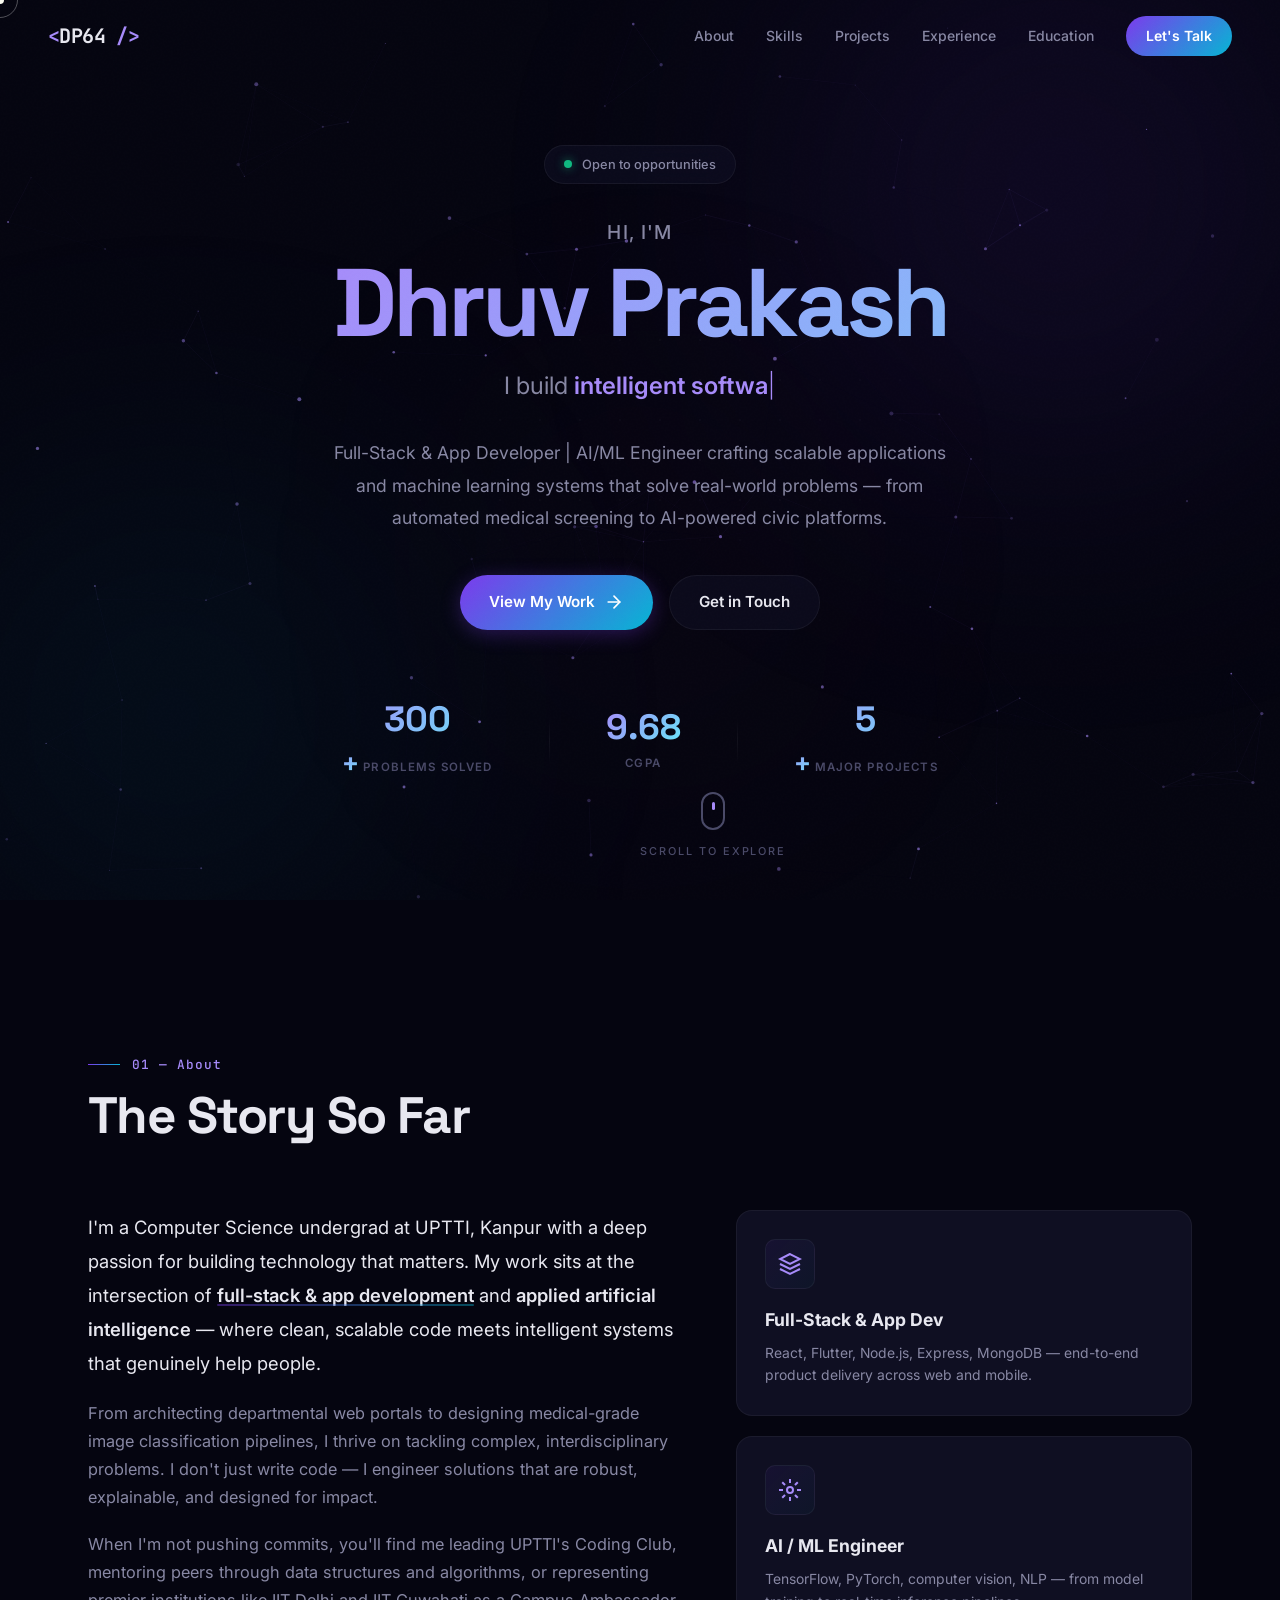
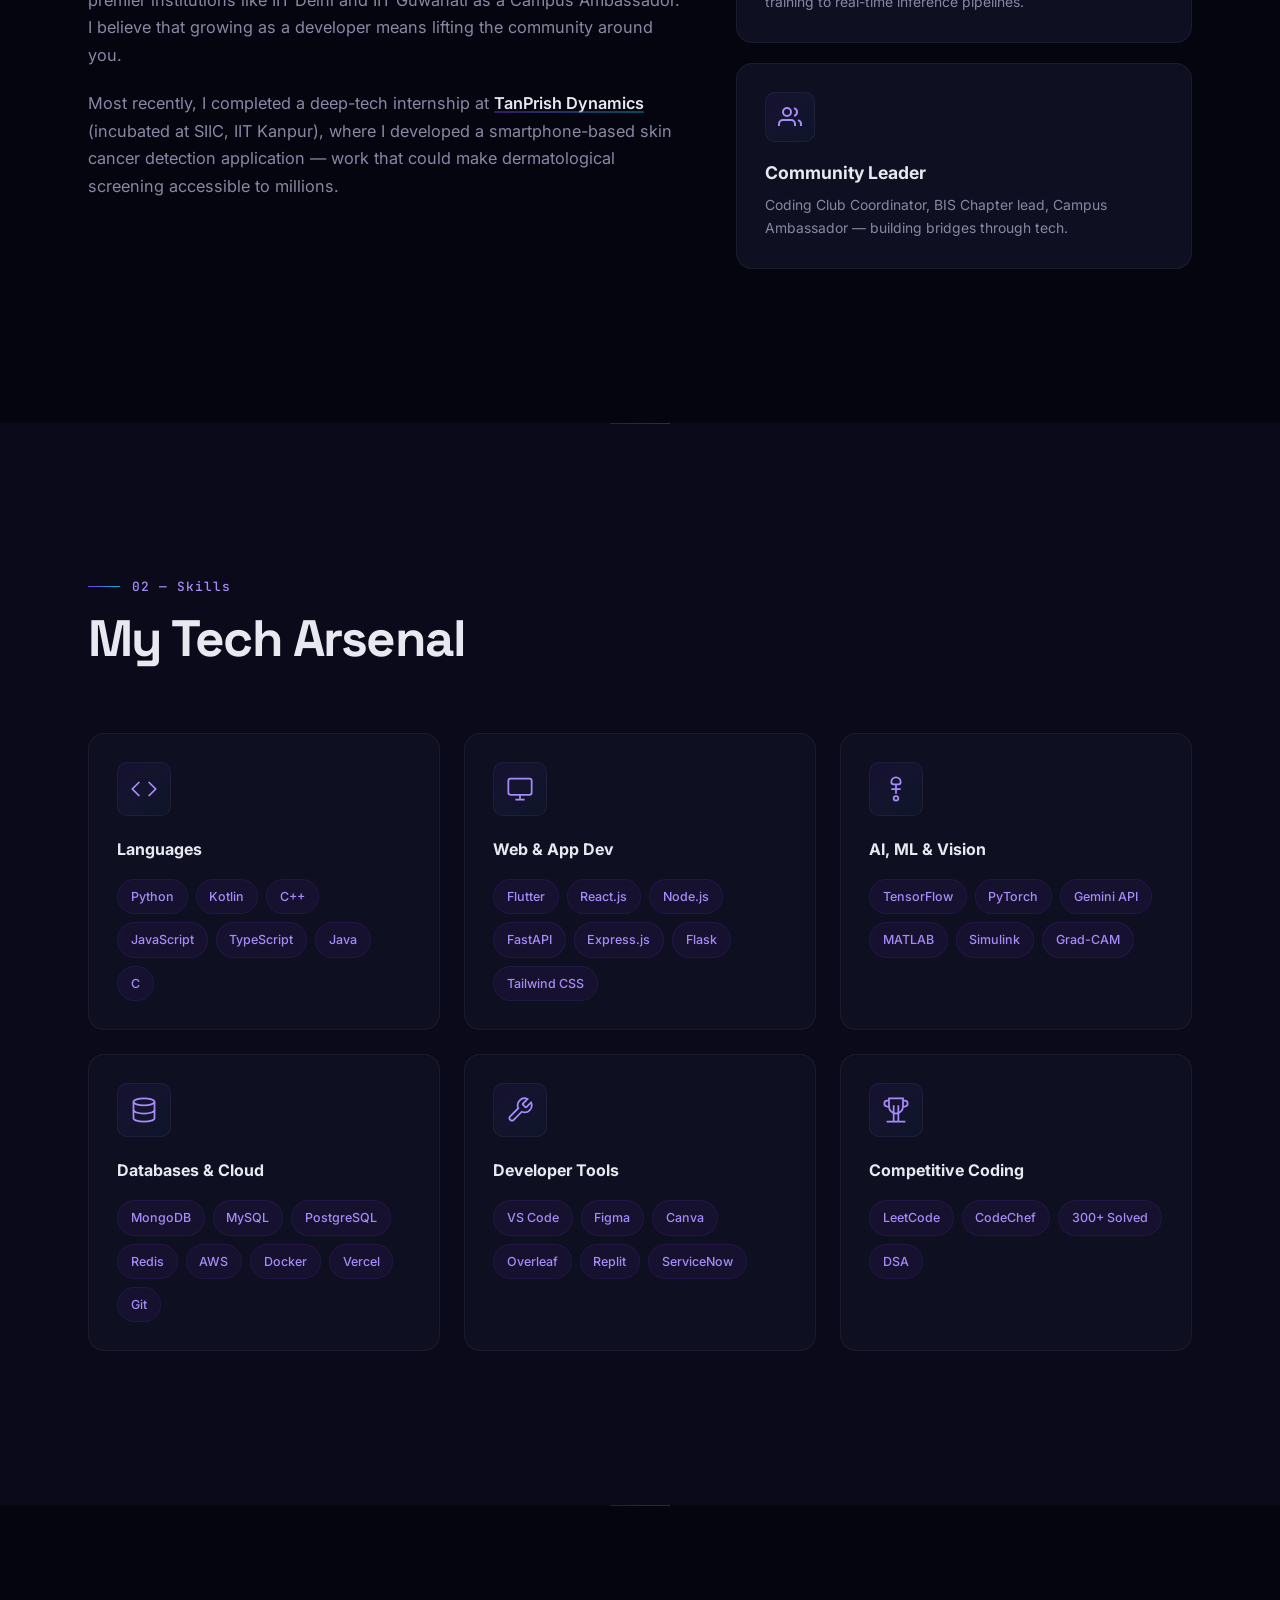
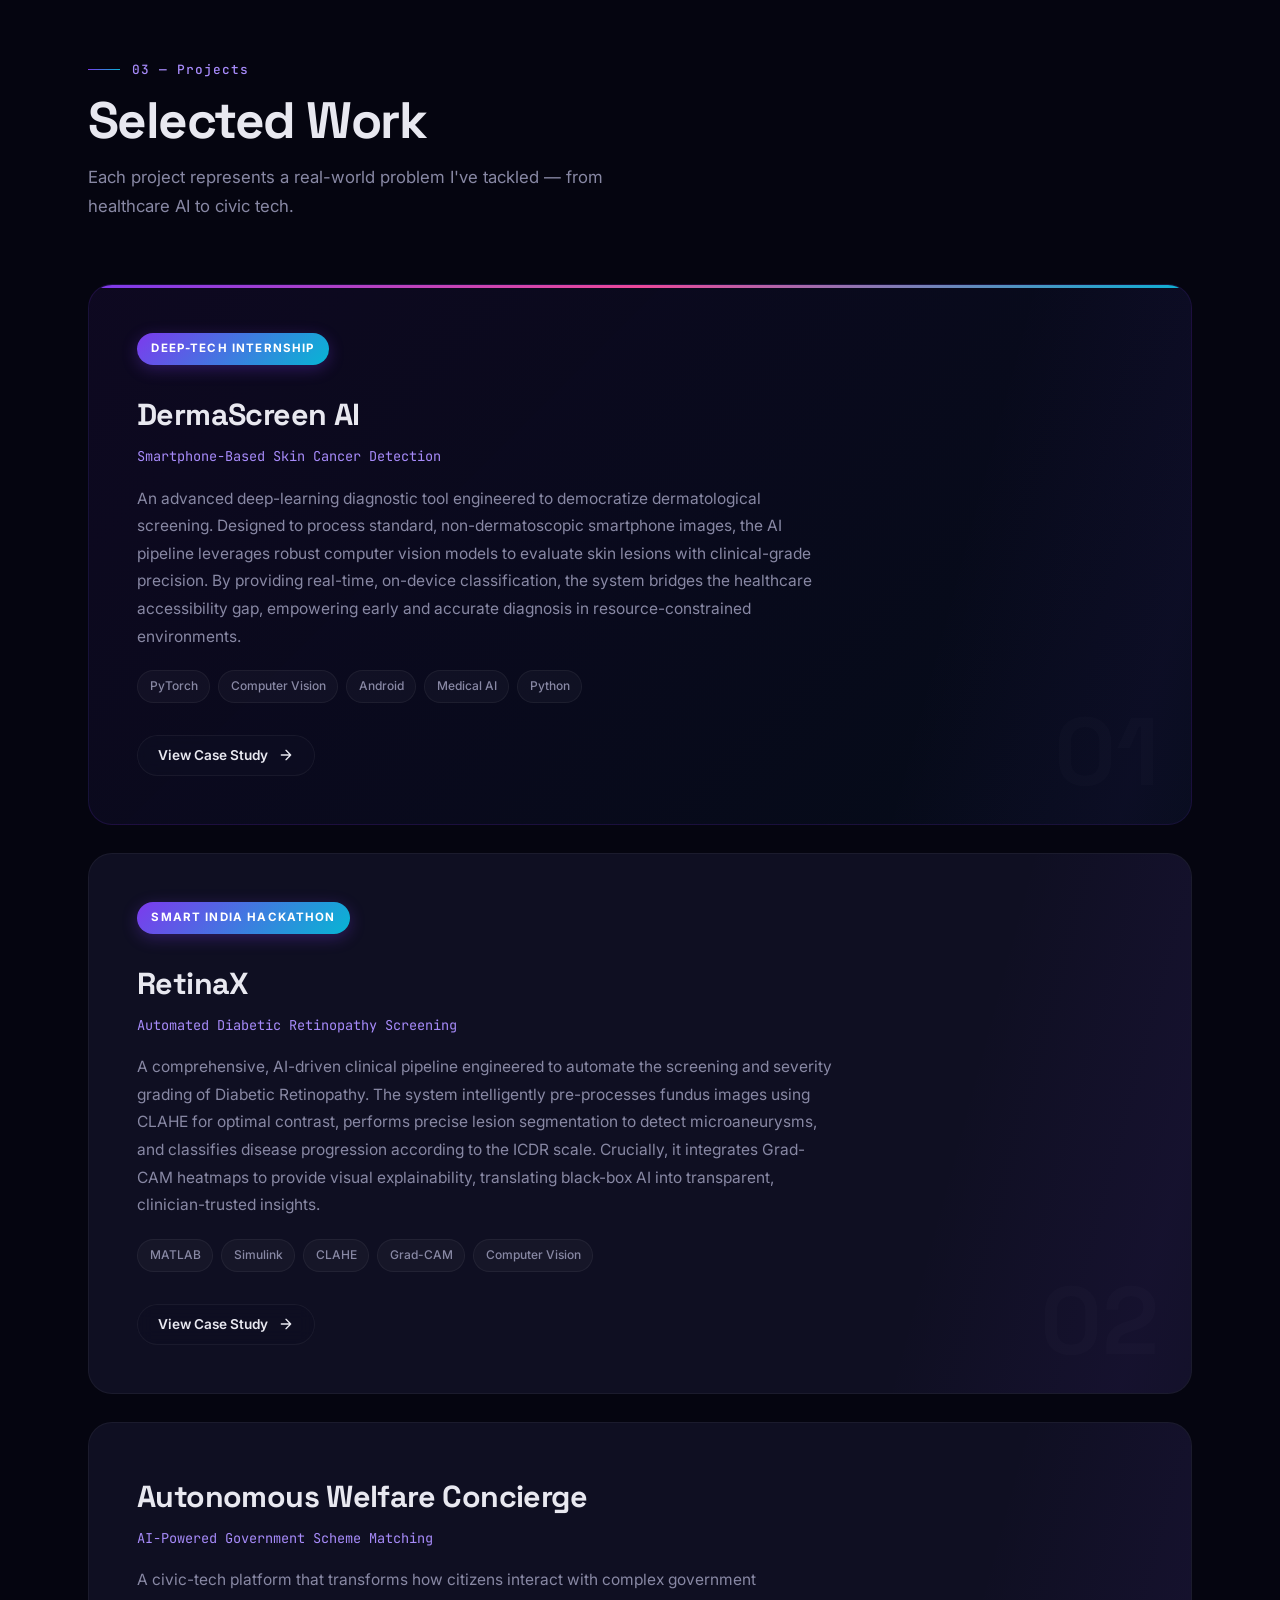
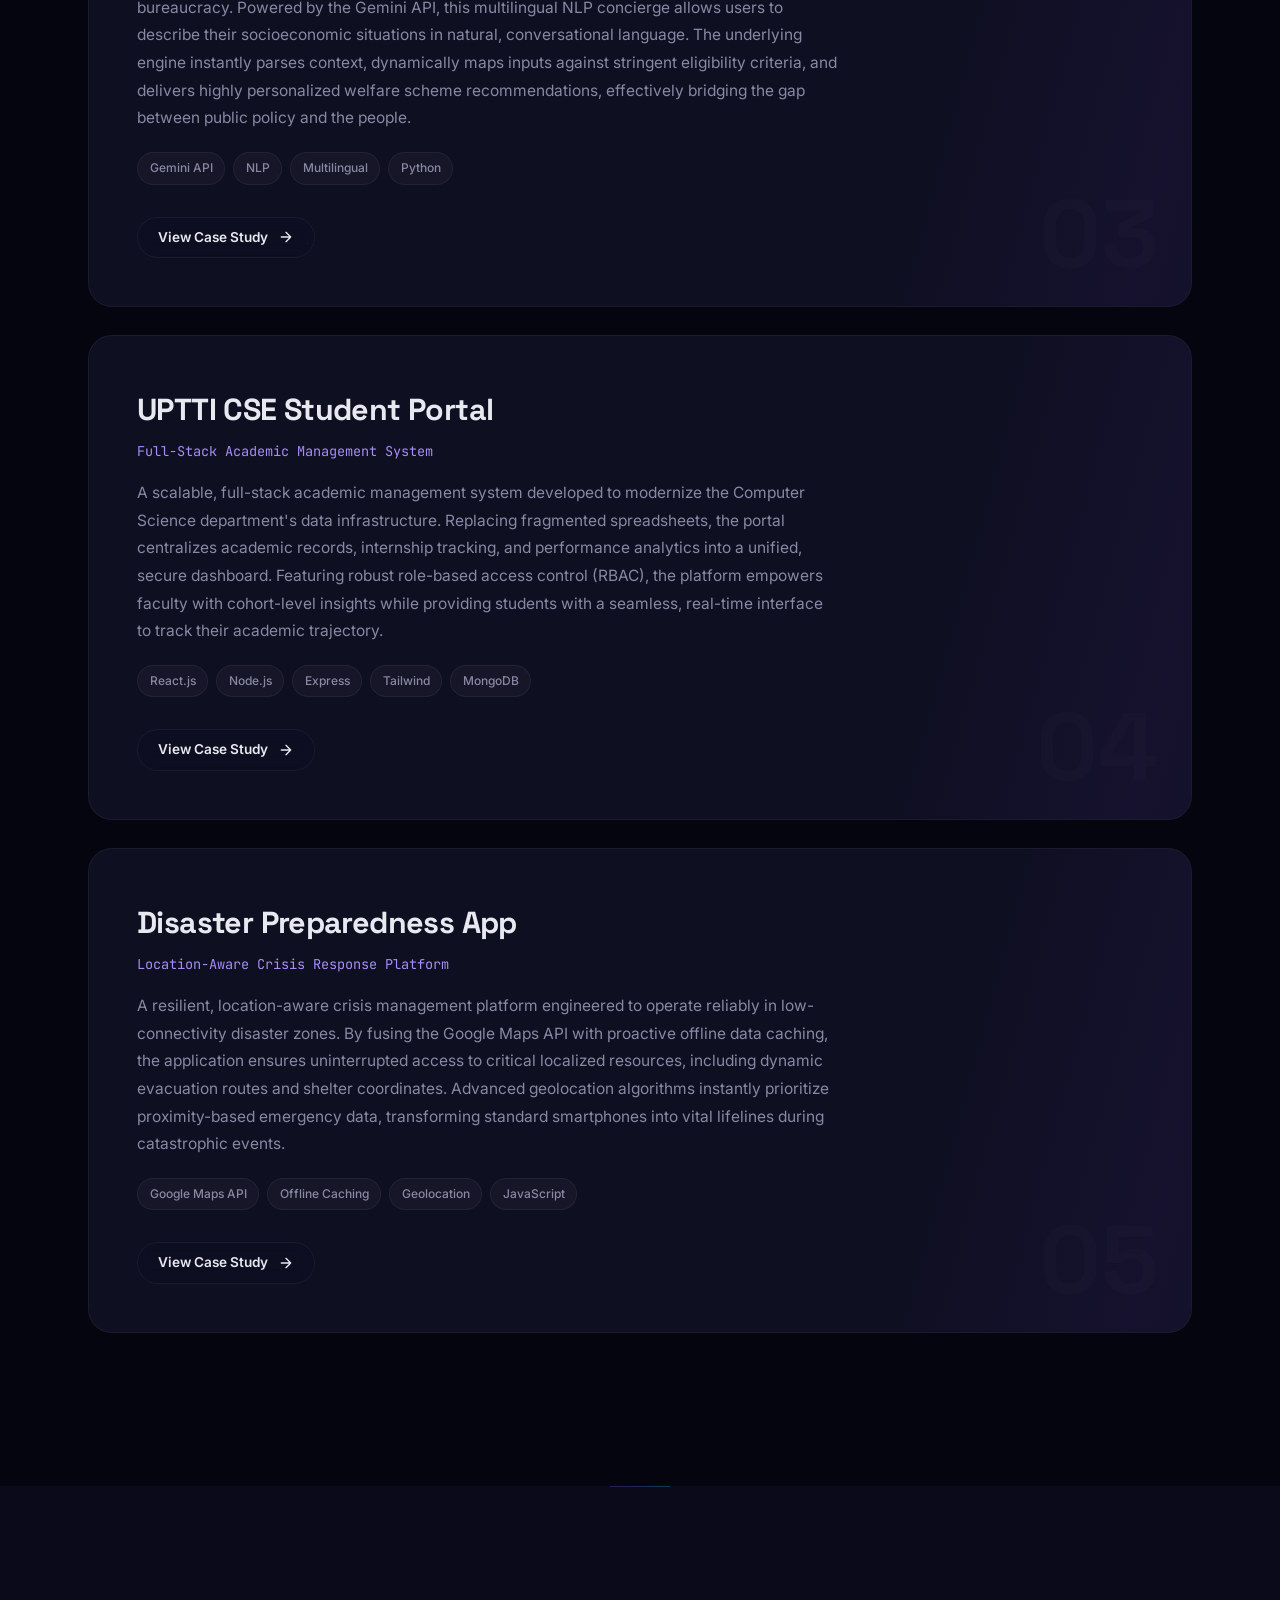
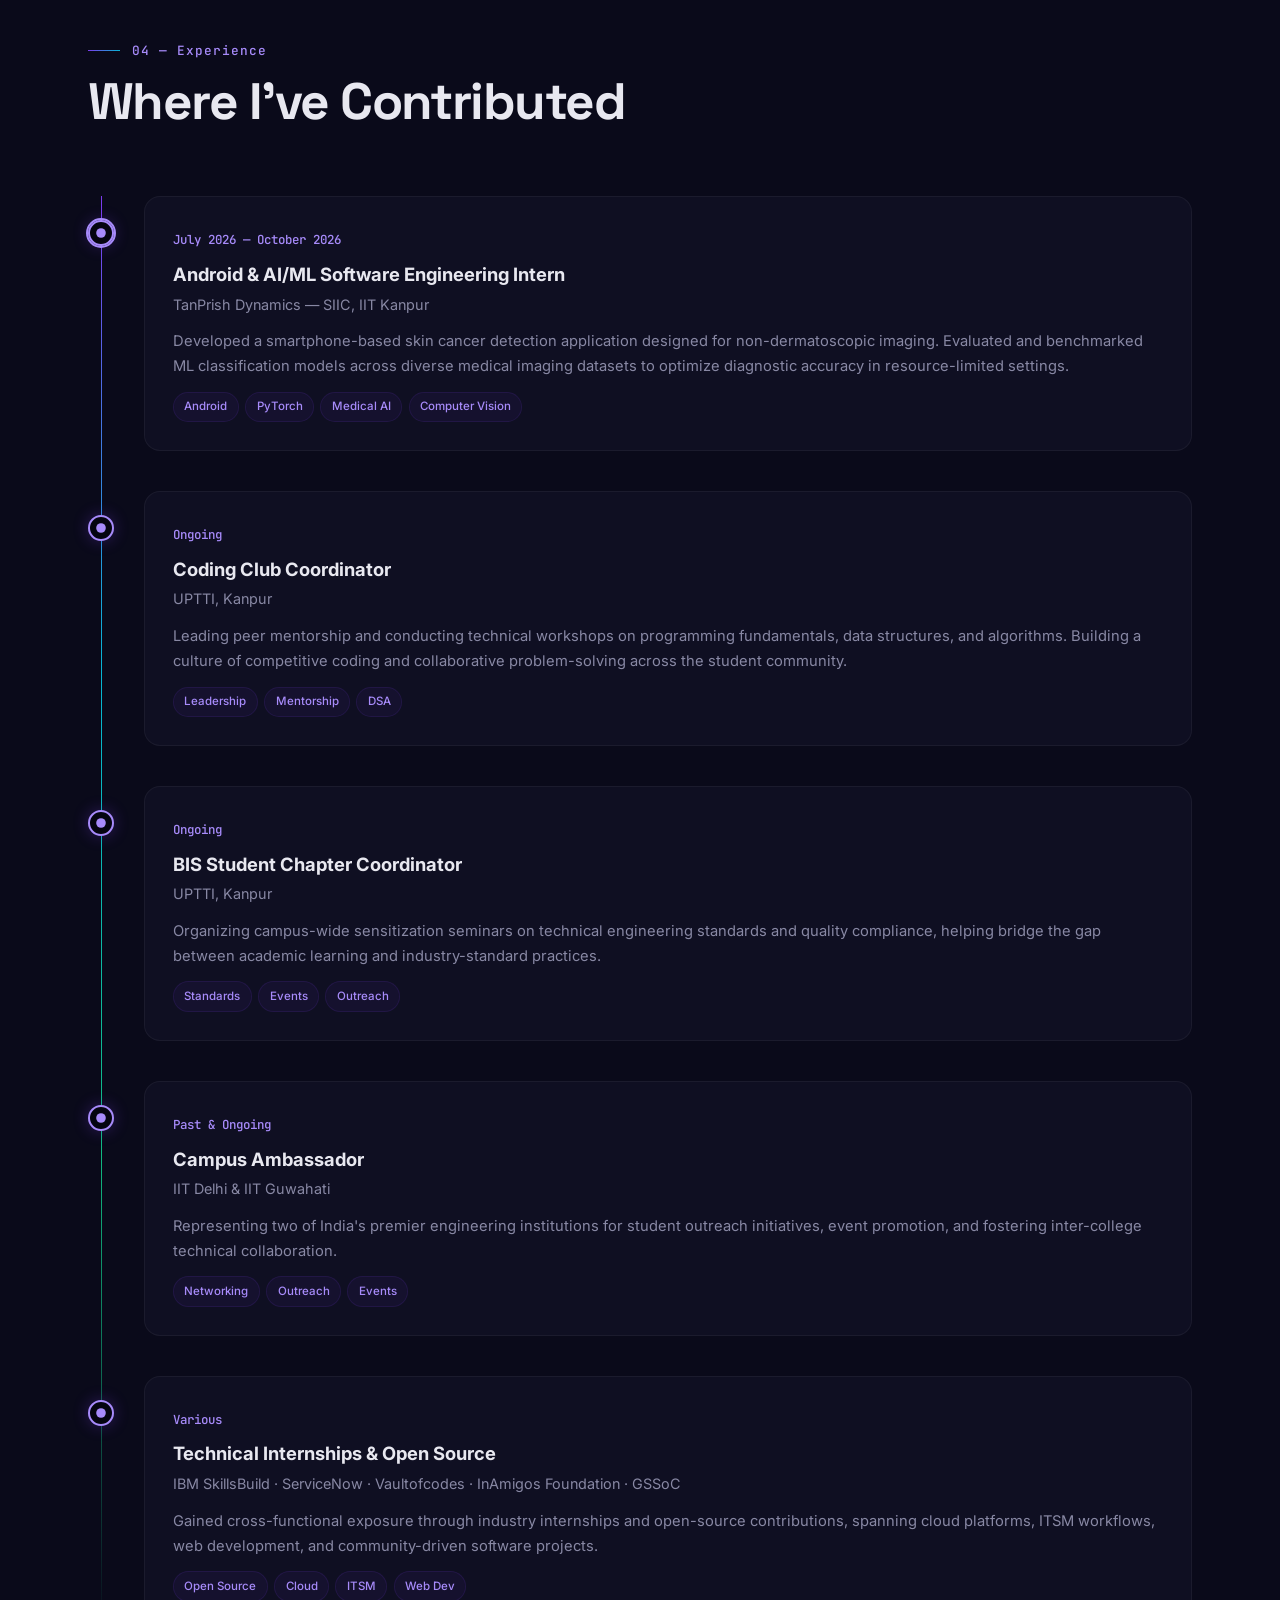
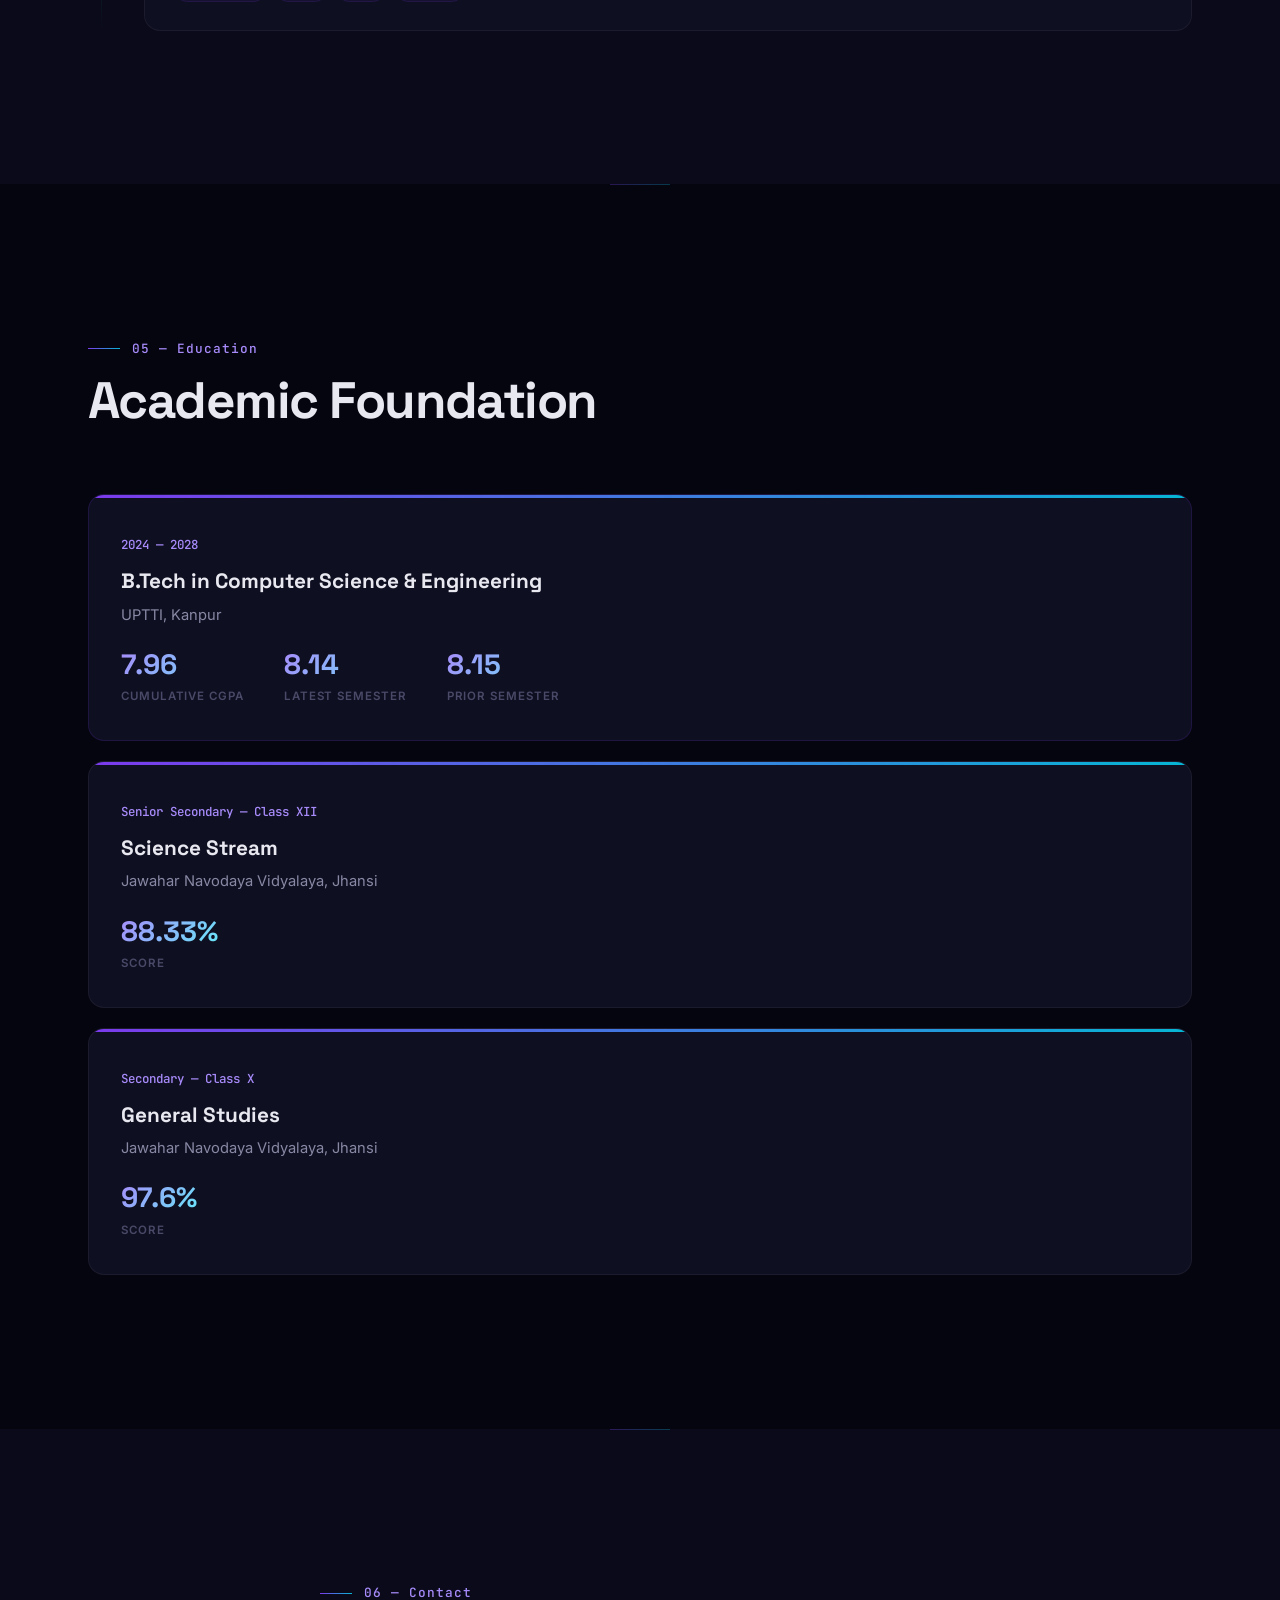
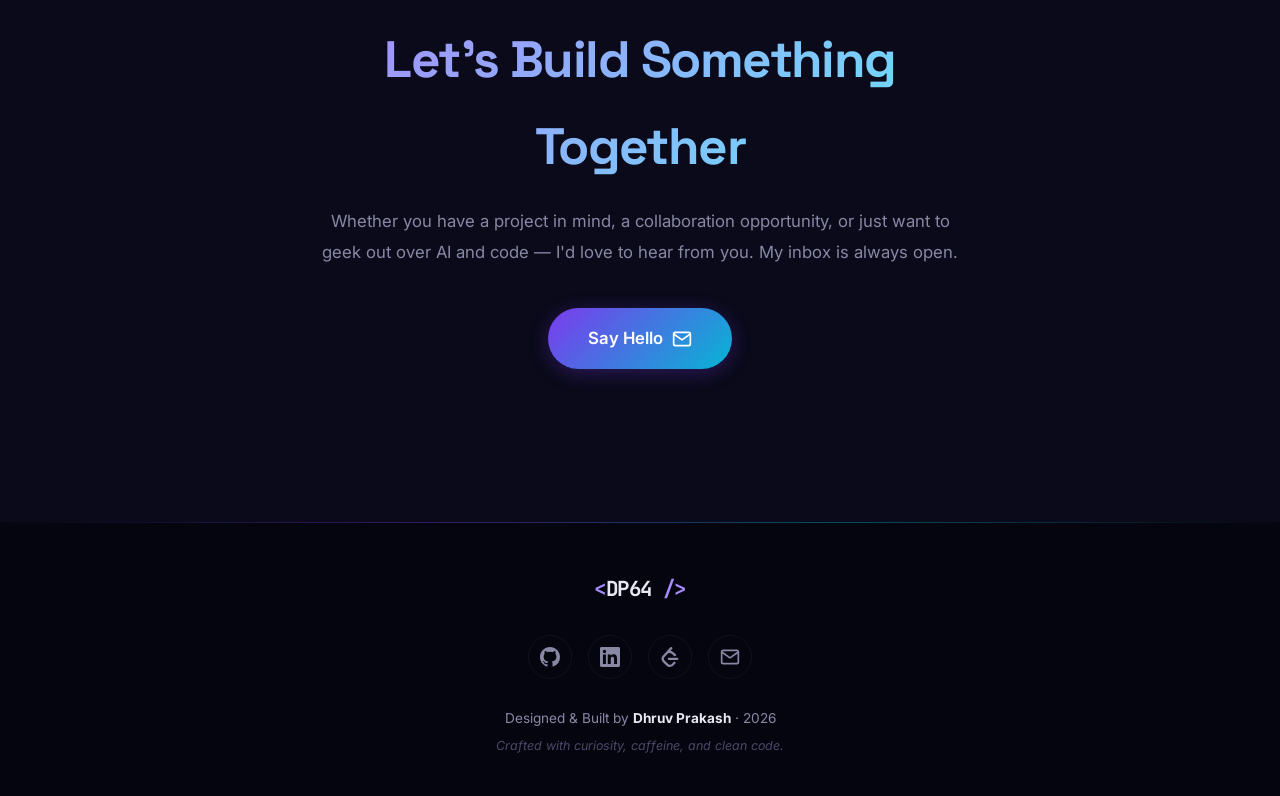
<file: index.html>
<!DOCTYPE html>
<html lang="en">

<head>
  <meta charset="UTF-8" />
  <meta name="viewport" content="width=device-width, initial-scale=1.0" />
  <title>Dhruv Prakash — Full-Stack Developer & AI/ML Engineer</title>
  <meta name="description"
    content="Portfolio of Dhruv Prakash — a Full-Stack Developer and AI/ML Engineer building intelligent, human-centered software. Explore projects in web development, computer vision, and applied AI." />
  <meta name="keywords"
    content="Dhruv Prakash, Full-Stack Developer, AI/ML Engineer, Portfolio, React, Node.js, TensorFlow, PyTorch, Computer Vision" />
  <meta name="author" content="Dhruv Prakash" />
  <meta property="og:title" content="Dhruv Prakash — Full-Stack Developer & AI/ML Engineer" />
  <meta property="og:description"
    content="Building intelligent, human-centered software at the intersection of full-stack development and applied artificial intelligence." />
  <meta property="og:type" content="website" />
  <meta name="theme-color" content="#050510" />

  <!-- Favicon -->
  <link rel="icon" type="image/svg+xml"
    href="data:image/svg+xml,%3Csvg xmlns='http://www.w3.org/2000/svg' viewBox='0 0 100 100'%3E%3Cdefs%3E%3ClinearGradient id='g' x1='0%25' y1='0%25' x2='100%25' y2='100%25'%3E%3Cstop offset='0%25' stop-color='%237c3aed'/%3E%3Cstop offset='100%25' stop-color='%2306b6d4'/%3E%3C/linearGradient%3E%3C/defs%3E%3Crect rx='20' width='100' height='100' fill='%23050510'/%3E%3Ctext x='50' y='66' text-anchor='middle' font-family='monospace' font-weight='bold' font-size='38' fill='url(%23g)'%3EDP%3C/text%3E%3C/svg%3E" />

  <!-- Google Fonts -->
  <link rel="preconnect" href="https://fonts.googleapis.com" />
  <link rel="preconnect" href="https://fonts.gstatic.com" crossorigin />
  <link
    href="https://fonts.googleapis.com/css2?family=Inter:wght@300;400;500;600;700;800;900&family=JetBrains+Mono:wght@400;500;600&family=Space+Grotesk:wght@400;500;600;700&display=swap"
    rel="stylesheet" />

  <link rel="stylesheet" href="style.css" />
</head>

<body>

  <!-- ═══════════════════════════════════════════ -->
  <!-- PRELOADER                                   -->
  <!-- ═══════════════════════════════════════════ -->
  <div id="preloader" class="preloader">
    <div class="preloader__inner">
      <div class="preloader__logo">
        <span class="preloader__bracket">&lt;</span>DP64<span class="preloader__bracket"> /&gt;</span>
      </div>
      <div class="preloader__bar">
        <div class="preloader__progress" id="preloader-progress"></div>
      </div>
      <span class="preloader__text">Loading experience...</span>
    </div>
  </div>

  <!-- ═══════════════════════════════════════════ -->
  <!-- CUSTOM CURSOR                               -->
  <!-- ═══════════════════════════════════════════ -->
  <div class="cursor" id="cursor"></div>
  <div class="cursor-follower" id="cursor-follower"></div>

  <!-- ═══════════════════════════════════════════ -->
  <!-- SCROLL PROGRESS                             -->
  <!-- ═══════════════════════════════════════════ -->
  <div class="scroll-progress" id="scroll-progress"></div>

  <!-- ═══════════════════════════════════════════ -->
  <!-- NAVIGATION                                  -->
  <!-- ═══════════════════════════════════════════ -->
  <nav id="main-nav" class="nav">
    <div class="nav__inner">
      <a href="#hero" class="nav__logo" id="nav-logo" data-magnetic>
        <span class="nav__logo-bracket">&lt;</span>DP64<span class="nav__logo-bracket"> /&gt;</span>
      </a>
      <button class="nav__toggle" id="nav-toggle" aria-label="Toggle navigation menu">
        <span></span><span></span><span></span>
      </button>
      <ul class="nav__links" id="nav-links">
        <li><a href="#about" class="nav__link" data-magnetic>About</a></li>
        <li><a href="#skills" class="nav__link" data-magnetic>Skills</a></li>
        <li><a href="#projects" class="nav__link" data-magnetic>Projects</a></li>
        <li><a href="#experience" class="nav__link" data-magnetic>Experience</a></li>
        <li><a href="#education" class="nav__link" data-magnetic>Education</a></li>
        <li><a href="#contact" class="nav__link nav__link--cta" data-magnetic>Let's Talk</a></li>
      </ul>
    </div>
  </nav>

  <!-- ═══════════════════════════════════════════ -->
  <!-- HERO                                        -->
  <!-- ═══════════════════════════════════════════ -->
  <section id="hero" class="hero">
    <canvas id="hero-canvas" class="hero__canvas"></canvas>
    <div class="hero__bg-grid"></div>
    <div class="hero__glow hero__glow--1"></div>
    <div class="hero__glow hero__glow--2"></div>
    <div class="hero__glow hero__glow--3"></div>
    <div class="hero__content">
      <div class="hero__badge" id="hero-badge">
        <span class="hero__badge-dot"></span>
        Open to opportunities
      </div>
      <h1 class="hero__title" id="hero-title">
        <span class="hero__greeting" data-reveal>Hi, I'm</span>
        <span class="hero__name" data-reveal data-reveal-delay="1">Dhruv Prakash</span>
        <span class="hero__tagline" data-reveal data-reveal-delay="2">I build <span class="hero__highlight"
            id="hero-rotating-text"></span><span class="hero__cursor-blink">|</span></span>
      </h1>
      <p class="hero__description" data-reveal data-reveal-delay="3">
        Full-Stack & App Developer | AI/ML Engineer crafting scalable applications
        and machine learning systems that solve real-world problems — from automated
        medical screening to AI-powered civic platforms.
      </p>
      <div class="hero__actions" data-reveal data-reveal-delay="4">
        <a href="#projects" class="btn btn--primary btn--glow" id="hero-cta-projects" data-magnetic>
          <span>View My Work</span>
          <svg width="20" height="20" viewBox="0 0 24 24" fill="none" stroke="currentColor" stroke-width="2"
            stroke-linecap="round" stroke-linejoin="round">
            <line x1="5" y1="12" x2="19" y2="12" />
            <polyline points="12 5 19 12 12 19" />
          </svg>
        </a>
        <a href="#contact" class="btn btn--ghost" id="hero-cta-contact" data-magnetic>
          <span>Get in Touch</span>
        </a>
      </div>
      <div class="hero__stats" data-reveal data-reveal-delay="5">
        <div class="hero__stat" data-tilt-mini>
          <span class="hero__stat-number" data-count="300">0</span><span class="hero__stat-plus">+</span>
          <span class="hero__stat-label">Problems Solved</span>
        </div>
        <div class="hero__stat-divider"></div>
        <div class="hero__stat" data-tilt-mini>
          <span class="hero__stat-number" data-count="9.68">0</span>
          <span class="hero__stat-label">CGPA</span>
        </div>
        <div class="hero__stat-divider"></div>
        <div class="hero__stat" data-tilt-mini>
          <span class="hero__stat-number" data-count="5">0</span><span class="hero__stat-plus">+</span>
          <span class="hero__stat-label">Major Projects</span>
        </div>
      </div>
    </div>
    <div class="hero__scroll-indicator" id="hero-scroll">
      <div class="hero__mouse">
        <div class="hero__mouse-wheel"></div>
      </div>
      <span>Scroll to explore</span>
    </div>
  </section>

  <!-- ═══════════════════════════════════════════ -->
  <!-- ABOUT                                       -->
  <!-- ═══════════════════════════════════════════ -->
  <section id="about" class="section about">
    <div class="container">
      <div class="section__header" data-animate>
        <span class="section__label">
          <span class="section__label-line"></span>
          01 — About
        </span>
        <h2 class="section__title split-text">The Story So Far</h2>
      </div>
      <div class="about__grid">
        <div class="about__text" data-animate>
          <p class="about__lead">
            I'm a Computer Science undergrad at UPTTI, Kanpur with a deep passion
            for building technology that matters. My work sits at the intersection
            of <strong>full-stack & app development</strong> and <strong>applied artificial
              intelligence</strong> — where clean, scalable code meets intelligent systems
            that genuinely help people.
          </p>
          <p>
            From architecting departmental web portals to designing medical-grade
            image classification pipelines, I thrive on tackling complex,
            interdisciplinary problems. I don't just write code — I engineer
            solutions that are robust, explainable, and designed for impact.
          </p>
          <p>
            When I'm not pushing commits, you'll find me leading UPTTI's Coding
            Club, mentoring peers through data structures and algorithms, or
            representing premier institutions like IIT Delhi and IIT Guwahati
            as a Campus Ambassador. I believe that growing as a developer means
            lifting the community around you.
          </p>
          <p>
            Most recently, I completed a deep-tech internship at
            <strong>TanPrish Dynamics</strong> (incubated at SIIC, IIT Kanpur),
            where I developed a smartphone-based skin cancer detection application —
            work that could make dermatological screening accessible to millions.
          </p>
        </div>
        <div class="about__aside" data-animate data-animate-delay="1">
          <div class="about__card" data-tilt>
            <div class="about__card-glow"></div>
            <div class="about__card-icon">
              <svg width="24" height="24" viewBox="0 0 24 24" fill="none" stroke="currentColor" stroke-width="2">
                <path d="M12 2L2 7l10 5 10-5-10-5zM2 17l10 5 10-5M2 12l10 5 10-5" />
              </svg>
            </div>
            <h3>Full-Stack & App Dev</h3>
            <p>React, Flutter, Node.js, Express, MongoDB — end-to-end product delivery across web and mobile.</p>
          </div>
          <div class="about__card" data-tilt>
            <div class="about__card-glow"></div>
            <div class="about__card-icon">
              <svg width="24" height="24" viewBox="0 0 24 24" fill="none" stroke="currentColor" stroke-width="2">
                <circle cx="12" cy="12" r="3" />
                <path
                  d="M12 1v4M12 19v4M4.22 4.22l2.83 2.83M16.95 16.95l2.83 2.83M1 12h4M19 12h4M4.22 19.78l2.83-2.83M16.95 7.05l2.83-2.83" />
              </svg>
            </div>
            <h3>AI / ML Engineer</h3>
            <p>TensorFlow, PyTorch, computer vision, NLP — from model training to real-time inference pipelines.</p>
          </div>
          <div class="about__card" data-tilt>
            <div class="about__card-glow"></div>
            <div class="about__card-icon">
              <svg width="24" height="24" viewBox="0 0 24 24" fill="none" stroke="currentColor" stroke-width="2">
                <path d="M17 21v-2a4 4 0 0 0-4-4H5a4 4 0 0 0-4 4v2" />
                <circle cx="9" cy="7" r="4" />
                <path d="M23 21v-2a4 4 0 0 0-3-3.87M16 3.13a4 4 0 0 1 0 7.75" />
              </svg>
            </div>
            <h3>Community Leader</h3>
            <p>Coding Club Coordinator, BIS Chapter lead, Campus Ambassador — building bridges through tech.</p>
          </div>
        </div>
      </div>
    </div>
  </section>

  <!-- ═══════════════════════════════════════════ -->
  <!-- SKILLS                                      -->
  <!-- ═══════════════════════════════════════════ -->
  <section id="skills" class="section skills">
    <div class="container">
      <div class="section__header" data-animate>
        <span class="section__label">
          <span class="section__label-line"></span>
          02 — Skills
        </span>
        <h2 class="section__title split-text">My Tech Arsenal</h2>
      </div>
      <div class="skills__grid">

        <div class="skill-category" data-tilt data-animate id="skill-languages">
          <div class="skill-category__glow"></div>
          <div class="skill-category__icon">
            <svg width="28" height="28" viewBox="0 0 24 24" fill="none" stroke="currentColor" stroke-width="1.5">
              <polyline points="16 18 22 12 16 6" />
              <polyline points="8 6 2 12 8 18" />
            </svg>
          </div>
          <h3 class="skill-category__title">Languages</h3>
          <div class="skill-category__tags">
            <span class="skill-tag">Python</span>
            <span class="skill-tag">Kotlin</span>
            <span class="skill-tag">C++</span>
            <span class="skill-tag">JavaScript</span>
            <span class="skill-tag">TypeScript</span>
            <span class="skill-tag">Java</span>
            <span class="skill-tag">C</span>
          </div>
        </div>

        <div class="skill-category" data-tilt data-animate id="skill-frontend-backend">
          <div class="skill-category__glow"></div>
          <div class="skill-category__icon">
            <svg width="28" height="28" viewBox="0 0 24 24" fill="none" stroke="currentColor" stroke-width="1.5">
              <rect x="2" y="3" width="20" height="14" rx="2" ry="2" />
              <line x1="8" y1="21" x2="16" y2="21" />
              <line x1="12" y1="17" x2="12" y2="21" />
            </svg>
          </div>
          <h3 class="skill-category__title">Web & App Dev</h3>
          <div class="skill-category__tags">
            <span class="skill-tag">Flutter</span>
            <span class="skill-tag">React.js</span>
            <span class="skill-tag">Node.js</span>
            <span class="skill-tag">FastAPI</span>
            <span class="skill-tag">Express.js</span>
            <span class="skill-tag">Flask</span>
            <span class="skill-tag">Tailwind CSS</span>
          </div>
        </div>

        <div class="skill-category" data-tilt data-animate id="skill-ai-ml">
          <div class="skill-category__glow"></div>
          <div class="skill-category__icon">
            <svg width="28" height="28" viewBox="0 0 24 24" fill="none" stroke="currentColor" stroke-width="1.5">
              <path d="M12 2a4 4 0 0 1 4 4c0 1.1-.9 2-2 2h-4a2 2 0 0 1-2-2 4 4 0 0 1 4-4z" />
              <path d="M12 8v8" />
              <path d="M8 12h8" />
              <circle cx="12" cy="20" r="2" />
              <path d="M6 20h.01M18 20h.01" />
            </svg>
          </div>
          <h3 class="skill-category__title">AI, ML & Vision</h3>
          <div class="skill-category__tags">
            <span class="skill-tag">TensorFlow</span>
            <span class="skill-tag">PyTorch</span>
            <span class="skill-tag">Gemini API</span>
            <span class="skill-tag">MATLAB</span>
            <span class="skill-tag">Simulink</span>
            <span class="skill-tag">Grad-CAM</span>
          </div>
        </div>

        <div class="skill-category" data-tilt data-animate id="skill-databases-cloud">
          <div class="skill-category__glow"></div>
          <div class="skill-category__icon">
            <svg width="28" height="28" viewBox="0 0 24 24" fill="none" stroke="currentColor" stroke-width="1.5">
              <ellipse cx="12" cy="5" rx="9" ry="3" />
              <path d="M21 12c0 1.66-4 3-9 3s-9-1.34-9-3" />
              <path d="M3 5v14c0 1.66 4 3 9 3s9-1.34 9-3V5" />
            </svg>
          </div>
          <h3 class="skill-category__title">Databases & Cloud</h3>
          <div class="skill-category__tags">
            <span class="skill-tag">MongoDB</span>
            <span class="skill-tag">MySQL</span>
            <span class="skill-tag">PostgreSQL</span>
            <span class="skill-tag">Redis</span>
            <span class="skill-tag">AWS</span>
            <span class="skill-tag">Docker</span>
            <span class="skill-tag">Vercel</span>
            <span class="skill-tag">Git</span>
          </div>
        </div>

        <div class="skill-category" data-tilt data-animate id="skill-tools">
          <div class="skill-category__glow"></div>
          <div class="skill-category__icon">
            <svg width="28" height="28" viewBox="0 0 24 24" fill="none" stroke="currentColor" stroke-width="1.5">
              <path
                d="M14.7 6.3a1 1 0 0 0 0 1.4l1.6 1.6a1 1 0 0 0 1.4 0l3.77-3.77a6 6 0 0 1-7.94 7.94l-6.91 6.91a2.12 2.12 0 0 1-3-3l6.91-6.91a6 6 0 0 1 7.94-7.94l-3.76 3.76z" />
            </svg>
          </div>
          <h3 class="skill-category__title">Developer Tools</h3>
          <div class="skill-category__tags">
            <span class="skill-tag">VS Code</span>
            <span class="skill-tag">Figma</span>
            <span class="skill-tag">Canva</span>
            <span class="skill-tag">Overleaf</span>
            <span class="skill-tag">Replit</span>
            <span class="skill-tag">ServiceNow</span>
          </div>
        </div>

        <div class="skill-category" data-tilt data-animate id="skill-competitive">
          <div class="skill-category__glow"></div>
          <div class="skill-category__icon">
            <svg width="28" height="28" viewBox="0 0 24 24" fill="none" stroke="currentColor" stroke-width="1.5">
              <path d="M6 9H4.5a2.5 2.5 0 0 1 0-5H6" />
              <path d="M18 9h1.5a2.5 2.5 0 0 0 0-5H18" />
              <path d="M4 22h16" />
              <path d="M10 22V8" />
              <path d="M14 22V8" />
              <path d="M6 2h12v7a6 6 0 0 1-12 0V2z" />
            </svg>
          </div>
          <h3 class="skill-category__title">Competitive Coding</h3>
          <div class="skill-category__tags">
            <span class="skill-tag">LeetCode</span>
            <span class="skill-tag">CodeChef</span>
            <span class="skill-tag">300+ Solved</span>
            <span class="skill-tag">DSA</span>
          </div>
        </div>

      </div>
    </div>
  </section>

  <!-- ═══════════════════════════════════════════ -->
  <!-- PROJECTS                                    -->
  <!-- ═══════════════════════════════════════════ -->
  <section id="projects" class="section projects">
    <div class="container">
      <div class="section__header" data-animate>
        <span class="section__label">
          <span class="section__label-line"></span>
          03 — Projects
        </span>
        <h2 class="section__title split-text">Selected Work</h2>
        <p class="section__subtitle">Each project represents a real-world problem I've tackled — from healthcare AI to
          civic tech.</p>
      </div>

      <div class="projects__grid">

        <!-- Project 1 — Skin Cancer AI -->
        <article class="project-card project-card--featured" data-tilt-subtle data-animate id="project-skincancer">
          <div class="project-card__shimmer"></div>
          <div class="project-card__badge">Deep-Tech Internship</div>
          <div class="project-card__content">
            <h3 class="project-card__title">DermaScreen AI</h3>
            <p class="project-card__subtitle">Smartphone-Based Skin Cancer Detection</p>
            <p class="project-card__description">
              An advanced deep-learning diagnostic tool engineered to democratize dermatological screening. Designed to process standard, non-dermatoscopic smartphone images, the AI pipeline leverages robust computer vision models to evaluate skin lesions with clinical-grade precision. By providing real-time, on-device classification, the system bridges the healthcare accessibility gap, empowering early and accurate diagnosis in resource-constrained environments.
            </p>
            <div class="project-card__tags">
              <span>PyTorch</span><span>Computer Vision</span><span>Android</span><span>Medical
                AI</span><span>Python</span>
            </div>
            <div class="project-card__actions">
              <a href="case-study-derma.html" class="btn btn--ghost btn--sm">
                <span>View Case Study</span>
                <svg width="16" height="16" viewBox="0 0 24 24" fill="none" stroke="currentColor" stroke-width="2" stroke-linecap="round" stroke-linejoin="round"><path d="M5 12h14M12 5l7 7-7 7"/></svg>
              </a>
            </div>
          </div>
          <div class="project-card__number">01</div>
        </article>

        <!-- Project 2 — RetinaX -->
        <article class="project-card" data-tilt-subtle data-animate id="project-retinax">
          <div class="project-card__shimmer"></div>
          <div class="project-card__badge">Smart India Hackathon</div>
          <div class="project-card__content">
            <h3 class="project-card__title">RetinaX</h3>
            <p class="project-card__subtitle">Automated Diabetic Retinopathy Screening</p>
            <p class="project-card__description">
              A comprehensive, AI-driven clinical pipeline engineered to automate the screening and severity grading of Diabetic Retinopathy. The system intelligently pre-processes fundus images using CLAHE for optimal contrast, performs precise lesion segmentation to detect microaneurysms, and classifies disease progression according to the ICDR scale. Crucially, it integrates Grad-CAM heatmaps to provide visual explainability, translating black-box AI into transparent, clinician-trusted insights.
            </p>
            <div class="project-card__tags">
              <span>MATLAB</span><span>Simulink</span><span>CLAHE</span><span>Grad-CAM</span><span>Computer
                Vision</span>
            </div>
            <div class="project-card__actions">
              <a href="case-study-retinax.html" class="btn btn--ghost btn--sm">
                <span>View Case Study</span>
                <svg width="16" height="16" viewBox="0 0 24 24" fill="none" stroke="currentColor" stroke-width="2" stroke-linecap="round" stroke-linejoin="round"><path d="M5 12h14M12 5l7 7-7 7"/></svg>
              </a>
            </div>
          </div>
          <div class="project-card__number">02</div>
        </article>

        <!-- Project 3 — Welfare Concierge -->
        <article class="project-card" data-tilt-subtle data-animate id="project-welfare-concierge">
          <div class="project-card__shimmer"></div>
          <div class="project-card__content">
            <h3 class="project-card__title">Autonomous Welfare Concierge</h3>
            <p class="project-card__subtitle">AI-Powered Government Scheme Matching</p>
            <p class="project-card__description">
              A civic-tech platform that transforms how citizens interact with complex government bureaucracy. Powered by the Gemini API, this multilingual NLP concierge allows users to describe their socioeconomic situations in natural, conversational language. The underlying engine instantly parses context, dynamically maps inputs against stringent eligibility criteria, and delivers highly personalized welfare scheme recommendations, effectively bridging the gap between public policy and the people.
            </p>
            <div class="project-card__tags">
              <span>Gemini API</span><span>NLP</span><span>Multilingual</span><span>Python</span>
            </div>
            <div class="project-card__actions">
              <a href="case-study-welfare.html" class="btn btn--ghost btn--sm">
                <span>View Case Study</span>
                <svg width="16" height="16" viewBox="0 0 24 24" fill="none" stroke="currentColor" stroke-width="2" stroke-linecap="round" stroke-linejoin="round"><path d="M5 12h14M12 5l7 7-7 7"/></svg>
              </a>
            </div>
          </div>
          <div class="project-card__number">03</div>
        </article>

        <!-- Project 4 — UPTTI Portal -->
        <article class="project-card" data-tilt-subtle data-animate id="project-uptti-portal">
          <div class="project-card__shimmer"></div>
          <div class="project-card__content">
            <h3 class="project-card__title">UPTTI CSE Student Portal</h3>
            <p class="project-card__subtitle">Full-Stack Academic Management System</p>
            <p class="project-card__description">
              A scalable, full-stack academic management system developed to modernize the Computer Science department's data infrastructure. Replacing fragmented spreadsheets, the portal centralizes academic records, internship tracking, and performance analytics into a unified, secure dashboard. Featuring robust role-based access control (RBAC), the platform empowers faculty with cohort-level insights while providing students with a seamless, real-time interface to track their academic trajectory.
            </p>
            <div class="project-card__tags">
              <span>React.js</span><span>Node.js</span><span>Express</span><span>Tailwind</span><span>MongoDB</span>
            </div>
            <div class="project-card__actions">
              <a href="case-study-portal.html" class="btn btn--ghost btn--sm">
                <span>View Case Study</span>
                <svg width="16" height="16" viewBox="0 0 24 24" fill="none" stroke="currentColor" stroke-width="2" stroke-linecap="round" stroke-linejoin="round"><path d="M5 12h14M12 5l7 7-7 7"/></svg>
              </a>
            </div>
          </div>
          <div class="project-card__number">04</div>
        </article>

        <!-- Project 5 — Disaster App -->
        <article class="project-card" data-tilt-subtle data-animate id="project-disaster-app">
          <div class="project-card__shimmer"></div>
          <div class="project-card__content">
            <h3 class="project-card__title">Disaster Preparedness App</h3>
            <p class="project-card__subtitle">Location-Aware Crisis Response Platform</p>
            <p class="project-card__description">
              A resilient, location-aware crisis management platform engineered to operate reliably in low-connectivity disaster zones. By fusing the Google Maps API with proactive offline data caching, the application ensures uninterrupted access to critical localized resources, including dynamic evacuation routes and shelter coordinates. Advanced geolocation algorithms instantly prioritize proximity-based emergency data, transforming standard smartphones into vital lifelines during catastrophic events.
            </p>
            <div class="project-card__tags">
              <span>Google Maps API</span><span>Offline Caching</span><span>Geolocation</span><span>JavaScript</span>
            </div>
            <div class="project-card__actions">
              <a href="case-study-disaster.html" class="btn btn--ghost btn--sm">
                <span>View Case Study</span>
                <svg width="16" height="16" viewBox="0 0 24 24" fill="none" stroke="currentColor" stroke-width="2" stroke-linecap="round" stroke-linejoin="round"><path d="M5 12h14M12 5l7 7-7 7"/></svg>
              </a>
            </div>
          </div>
          <div class="project-card__number">05</div>
        </article>

      </div>
    </div>
  </section>

  <!-- ═══════════════════════════════════════════ -->
  <!-- EXPERIENCE                                  -->
  <!-- ═══════════════════════════════════════════ -->
  <section id="experience" class="section experience">
    <div class="container">
      <div class="section__header" data-animate>
        <span class="section__label">
          <span class="section__label-line"></span>
          04 — Experience
        </span>
        <h2 class="section__title split-text">Where I've Contributed</h2>
      </div>

      <div class="timeline">

        <div class="timeline__item" data-animate id="exp-tanprish">
          <div class="timeline__dot">
            <div class="timeline__dot-ping"></div>
          </div>
          <div class="timeline__content" data-tilt-subtle>
            <span class="timeline__date">July 2026 — October 2026</span>
            <h3 class="timeline__title">Android & AI/ML Software Engineering Intern</h3>
            <span class="timeline__company">TanPrish Dynamics — SIIC, IIT Kanpur</span>
            <p class="timeline__description">
              Developed a smartphone-based skin cancer detection application designed
              for non-dermatoscopic imaging. Evaluated and benchmarked ML
              classification models across diverse medical imaging datasets
              to optimize diagnostic accuracy in resource-limited settings.
            </p>
            <div class="timeline__tags">
              <span>Android</span><span>PyTorch</span><span>Medical AI</span><span>Computer Vision</span>
            </div>
          </div>
        </div>

        <div class="timeline__item" data-animate id="exp-coding-club">
          <div class="timeline__dot"></div>
          <div class="timeline__content" data-tilt-subtle>
            <span class="timeline__date">Ongoing</span>
            <h3 class="timeline__title">Coding Club Coordinator</h3>
            <span class="timeline__company">UPTTI, Kanpur</span>
            <p class="timeline__description">
              Leading peer mentorship and conducting technical workshops on
              programming fundamentals, data structures, and algorithms.
              Building a culture of competitive coding and collaborative
              problem-solving across the student community.
            </p>
            <div class="timeline__tags">
              <span>Leadership</span><span>Mentorship</span><span>DSA</span>
            </div>
          </div>
        </div>

        <div class="timeline__item" data-animate id="exp-bis">
          <div class="timeline__dot"></div>
          <div class="timeline__content" data-tilt-subtle>
            <span class="timeline__date">Ongoing</span>
            <h3 class="timeline__title">BIS Student Chapter Coordinator</h3>
            <span class="timeline__company">UPTTI, Kanpur</span>
            <p class="timeline__description">
              Organizing campus-wide sensitization seminars on technical engineering
              standards and quality compliance, helping bridge the gap between
              academic learning and industry-standard practices.
            </p>
            <div class="timeline__tags">
              <span>Standards</span><span>Events</span><span>Outreach</span>
            </div>
          </div>
        </div>

        <div class="timeline__item" data-animate id="exp-ambassador">
          <div class="timeline__dot"></div>
          <div class="timeline__content" data-tilt-subtle>
            <span class="timeline__date">Past & Ongoing</span>
            <h3 class="timeline__title">Campus Ambassador</h3>
            <span class="timeline__company">IIT Delhi & IIT Guwahati</span>
            <p class="timeline__description">
              Representing two of India's premier engineering institutions for
              student outreach initiatives, event promotion, and fostering
              inter-college technical collaboration.
            </p>
            <div class="timeline__tags">
              <span>Networking</span><span>Outreach</span><span>Events</span>
            </div>
          </div>
        </div>

        <div class="timeline__item" data-animate id="exp-internships">
          <div class="timeline__dot"></div>
          <div class="timeline__content" data-tilt-subtle>
            <span class="timeline__date">Various</span>
            <h3 class="timeline__title">Technical Internships & Open Source</h3>
            <span class="timeline__company">IBM SkillsBuild · ServiceNow · Vaultofcodes · InAmigos Foundation ·
              GSSoC</span>
            <p class="timeline__description">
              Gained cross-functional exposure through industry internships and
              open-source contributions, spanning cloud platforms, ITSM workflows,
              web development, and community-driven software projects.
            </p>
            <div class="timeline__tags">
              <span>Open Source</span><span>Cloud</span><span>ITSM</span><span>Web Dev</span>
            </div>
          </div>
        </div>

      </div>
    </div>
  </section>

  <!-- ═══════════════════════════════════════════ -->
  <!-- EDUCATION                                   -->
  <!-- ═══════════════════════════════════════════ -->
  <section id="education" class="section education">
    <div class="container">
      <div class="section__header" data-animate>
        <span class="section__label">
          <span class="section__label-line"></span>
          05 — Education
        </span>
        <h2 class="section__title split-text">Academic Foundation</h2>
      </div>
      <div class="education__grid">

        <div class="education__card education__card--primary" data-tilt-subtle data-animate id="edu-btech">
          <div class="education__card-accent"></div>
          <div class="education__card-body">
            <span class="education__card-years">2024 — 2028</span>
            <h3 class="education__card-degree">B.Tech in Computer Science & Engineering</h3>
            <p class="education__card-school">UPTTI, Kanpur</p>
            <div class="education__card-stats">
              <div class="education__stat">
                <span class="education__stat-value" data-count="9.68">0</span>
                <span class="education__stat-label">Cumulative CGPA</span>
              </div>
              <div class="education__stat">
                <span class="education__stat-value" data-count="9.90">0</span>
                <span class="education__stat-label">Latest Semester</span>
              </div>
              <div class="education__stat">
                <span class="education__stat-value" data-count="9.92">0</span>
                <span class="education__stat-label">Prior Semester</span>
              </div>
            </div>
          </div>
        </div>

        <div class="education__card" data-tilt-subtle data-animate id="edu-12th">
          <div class="education__card-accent"></div>
          <div class="education__card-body">
            <span class="education__card-years">Senior Secondary — Class XII</span>
            <h3 class="education__card-degree">Science Stream</h3>
            <p class="education__card-school">Jawahar Navodaya Vidyalaya, Jhansi</p>
            <div class="education__card-stats">
              <div class="education__stat">
                <span class="education__stat-value">88.33%</span>
                <span class="education__stat-label">Score</span>
              </div>
            </div>
          </div>
        </div>

        <div class="education__card" data-tilt-subtle data-animate id="edu-10th">
          <div class="education__card-accent"></div>
          <div class="education__card-body">
            <span class="education__card-years">Secondary — Class X</span>
            <h3 class="education__card-degree">General Studies</h3>
            <p class="education__card-school">Jawahar Navodaya Vidyalaya, Jhansi</p>
            <div class="education__card-stats">
              <div class="education__stat">
                <span class="education__stat-value">97.6%</span>
                <span class="education__stat-label">Score</span>
              </div>
            </div>
          </div>
        </div>

      </div>
    </div>
  </section>

  <!-- ═══════════════════════════════════════════ -->
  <!-- CONTACT                                     -->
  <!-- ═══════════════════════════════════════════ -->
  <section id="contact" class="section contact">
    <div class="container">
      <div class="contact__inner" data-animate>
        <span class="section__label">
          <span class="section__label-line"></span>
          06 — Contact
        </span>
        <h2 class="contact__title split-text">Let's Build Something Together</h2>
        <p class="contact__description">
          Whether you have a project in mind, a collaboration opportunity, or just
          want to geek out over AI and code — I'd love to hear from you. My inbox
          is always open.
        </p>
        <a href="https://mail.google.com/mail/?view=cm&fs=1&to=dhruvprakash2021@gmail.com" target="_blank"
          rel="noopener noreferrer" class="btn btn--primary btn--glow btn--lg" id="contact-cta" data-magnetic>
          <span>Say Hello</span>
          <svg width="20" height="20" viewBox="0 0 24 24" fill="none" stroke="currentColor" stroke-width="2"
            stroke-linecap="round" stroke-linejoin="round">
            <path d="M4 4h16c1.1 0 2 .9 2 2v12c0 1.1-.9 2-2 2H4c-1.1 0-2-.9-2-2V6c0-1.1.9-2 2-2z" />
            <polyline points="22,6 12,13 2,6" />
          </svg>
        </a>
      </div>
    </div>
  </section>

  <!-- ═══════════════════════════════════════════ -->
  <!-- BACK TO TOP                                 -->
  <!-- ═══════════════════════════════════════════ -->
  <button class="back-to-top" id="back-to-top" aria-label="Back to top">
    <svg width="20" height="20" viewBox="0 0 24 24" fill="none" stroke="currentColor" stroke-width="2.5"
      stroke-linecap="round" stroke-linejoin="round">
      <polyline points="18 15 12 9 6 15" />
    </svg>
  </button>

  <!-- ═══════════════════════════════════════════ -->
  <!-- FOOTER                                      -->
  <!-- ═══════════════════════════════════════════ -->
  <footer class="footer" id="footer">
    <div class="footer__gradient-line"></div>
    <div class="container">
      <div class="footer__inner">
        <a href="#hero" class="footer__logo">
          <span class="footer__logo-bracket">&lt;</span>DP64<span class="footer__logo-bracket"> /&gt;</span>
        </a>
        <div class="footer__links">
          <a href="https://github.com/" target="_blank" rel="noopener noreferrer" class="footer__social"
            aria-label="GitHub">
            <svg width="20" height="20" viewBox="0 0 24 24" fill="currentColor">
              <path
                d="M12 0C5.37 0 0 5.37 0 12c0 5.31 3.435 9.795 8.205 11.385.6.105.825-.255.825-.57 0-.285-.015-1.23-.015-2.235-3.015.555-3.795-.735-4.035-1.41-.135-.345-.72-1.41-1.23-1.695-.42-.225-1.02-.78-.015-.795.945-.015 1.62.87 1.845 1.23 1.08 1.815 2.805 1.305 3.495.99.105-.78.42-1.305.765-1.605-2.67-.3-5.46-1.335-5.46-5.925 0-1.305.465-2.385 1.23-3.225-.12-.3-.54-1.53.12-3.18 0 0 1.005-.315 3.3 1.23.96-.27 1.98-.405 3-.405s2.04.135 3 .405c2.295-1.56 3.3-1.23 3.3-1.23.66 1.65.24 2.88.12 3.18.765.84 1.23 1.905 1.23 3.225 0 4.605-2.805 5.625-5.475 5.925.435.375.81 1.095.81 2.22 0 1.605-.015 2.895-.015 3.3 0 .315.225.69.825.57A12.02 12.02 0 0024 12c0-6.63-5.37-12-12-12z" />
            </svg>
          </a>
          <a href="https://linkedin.com/" target="_blank" rel="noopener noreferrer" class="footer__social"
            aria-label="LinkedIn">
            <svg width="20" height="20" viewBox="0 0 24 24" fill="currentColor">
              <path
                d="M20.447 20.452h-3.554v-5.569c0-1.328-.027-3.037-1.852-3.037-1.853 0-2.136 1.445-2.136 2.939v5.667H9.351V9h3.414v1.561h.046c.477-.9 1.637-1.85 3.37-1.85 3.601 0 4.267 2.37 4.267 5.455v6.286zM5.337 7.433a2.062 2.062 0 01-2.063-2.065 2.064 2.064 0 112.063 2.065zm1.782 13.019H3.555V9h3.564v11.452zM22.225 0H1.771C.792 0 0 .774 0 1.729v20.542C0 23.227.792 24 1.771 24h20.451C23.2 24 24 23.227 24 22.271V1.729C24 .774 23.2 0 22.222 0h.003z" />
            </svg>
          </a>
          <a href="https://leetcode.com/" target="_blank" rel="noopener noreferrer" class="footer__social"
            aria-label="LeetCode">
            <svg width="20" height="20" viewBox="0 0 24 24" fill="currentColor">
              <path
                d="M13.483 0a1.374 1.374 0 0 0-.961.438L7.116 6.226l-3.854 4.126a5.266 5.266 0 0 0-1.209 2.104 5.35 5.35 0 0 0-.125.513 5.527 5.527 0 0 0 .062 2.362 5.83 5.83 0 0 0 .349 1.017 5.938 5.938 0 0 0 1.271 1.818l4.277 4.193.039.038c2.248 2.165 5.852 2.133 8.063-.074l2.396-2.392c.54-.54.54-1.414.003-1.955a1.378 1.378 0 0 0-1.951-.003l-2.396 2.392a3.021 3.021 0 0 1-4.205.038l-.02-.019-4.276-4.193c-.652-.64-.972-1.469-.948-2.263a2.68 2.68 0 0 1 .066-.523 2.545 2.545 0 0 1 .619-1.164L9.13 8.114c1.058-1.134 3.204-1.27 4.43-.278l3.501 2.831c.593.48 1.461.387 1.94-.207a1.384 1.384 0 0 0-.207-1.943l-3.5-2.831c-.8-.647-1.766-1.045-2.774-1.202l2.015-2.158A1.384 1.384 0 0 0 13.483 0zm-2.866 12.815a1.38 1.38 0 0 0-1.38 1.382 1.38 1.38 0 0 0 1.38 1.382H20.79a1.38 1.38 0 0 0 1.38-1.382 1.38 1.38 0 0 0-1.38-1.382z" />
            </svg>
          </a>
          <a href="mailto:dhruvprakash2021@gmail.com" class="footer__social" aria-label="Email">
            <svg width="20" height="20" viewBox="0 0 24 24" fill="none" stroke="currentColor" stroke-width="2"
              stroke-linecap="round" stroke-linejoin="round">
              <path d="M4 4h16c1.1 0 2 .9 2 2v12c0 1.1-.9 2-2 2H4c-1.1 0-2-.9-2-2V6c0-1.1.9-2 2-2z" />
              <polyline points="22,6 12,13 2,6" />
            </svg>
          </a>
        </div>
        <div class="footer__bottom">
          <p class="footer__copy">
            Designed & Built by <strong>Dhruv Prakash</strong> · 2026
          </p>
          <p class="footer__tagline">
            Crafted with curiosity, caffeine, and clean code.
          </p>
        </div>
      </div>
    </div>
  </footer>

  <script src="script.js"></script>
</body>

</html>
</file>
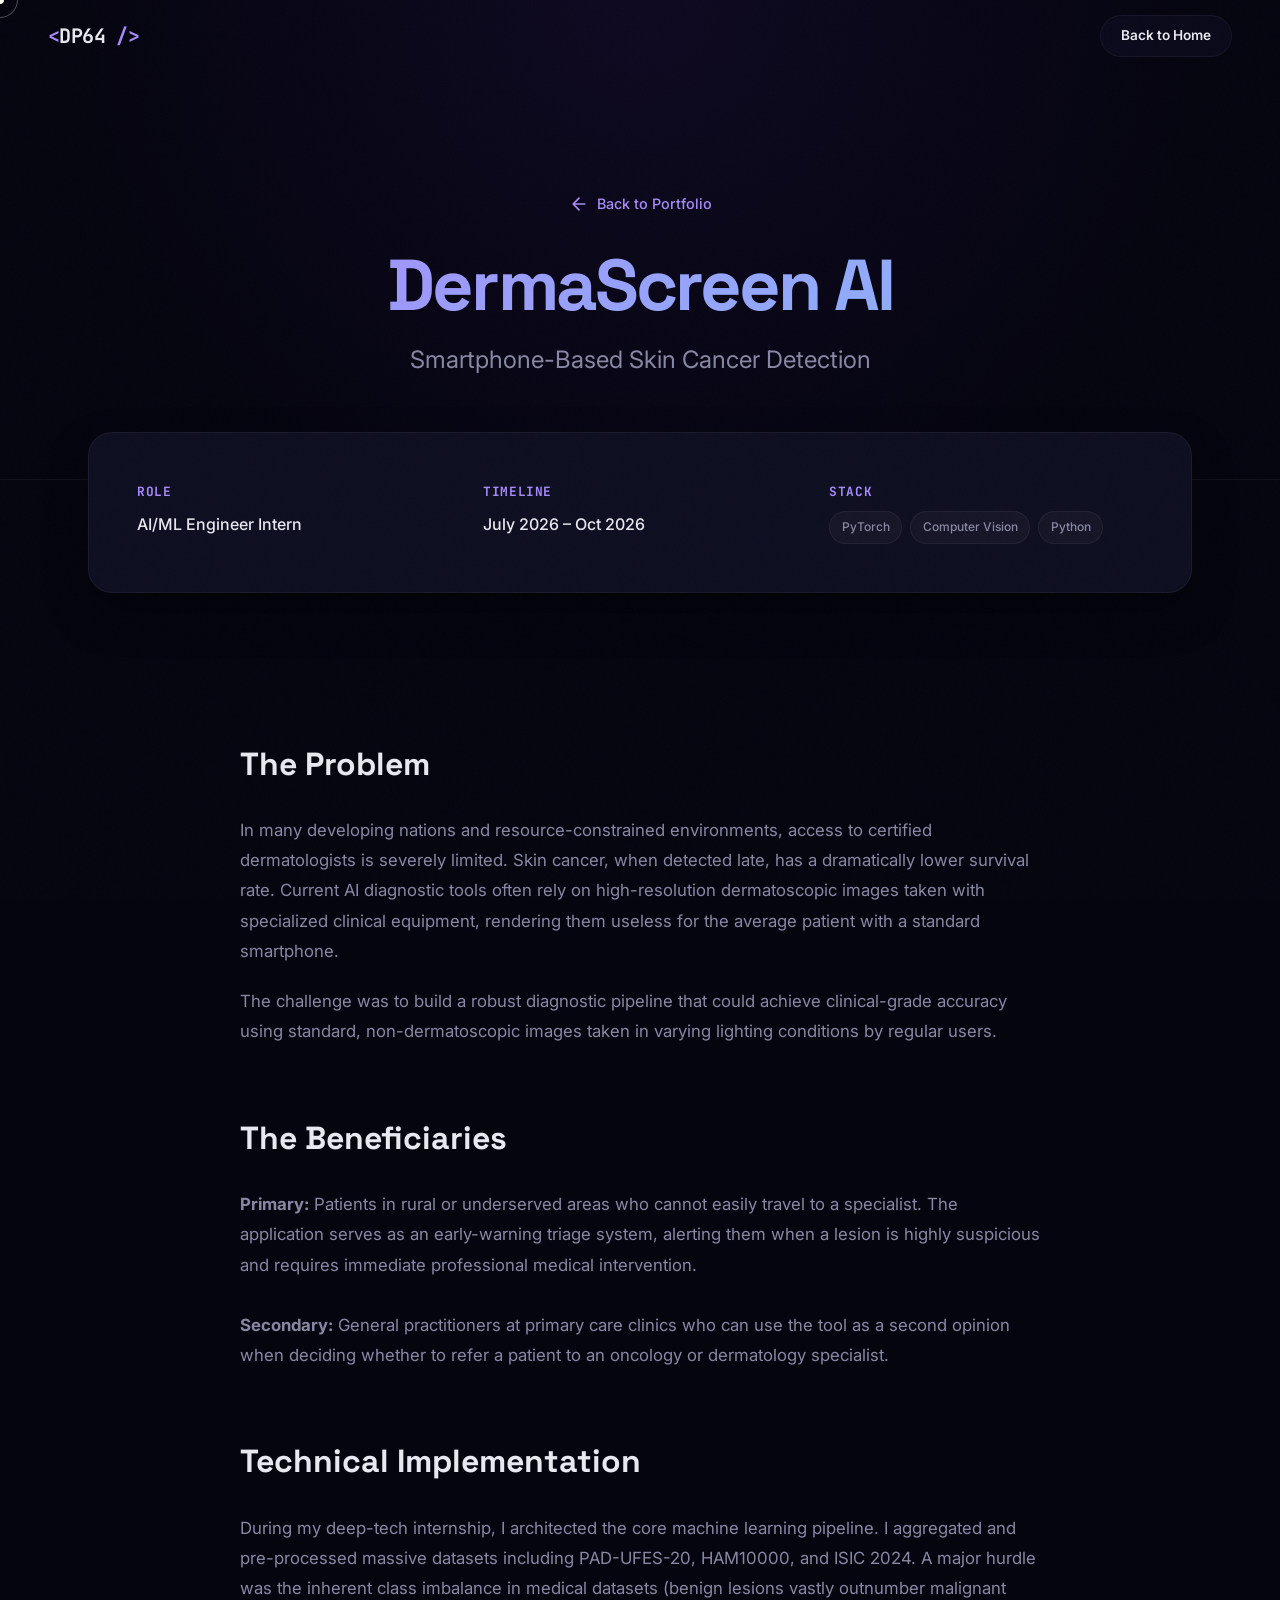
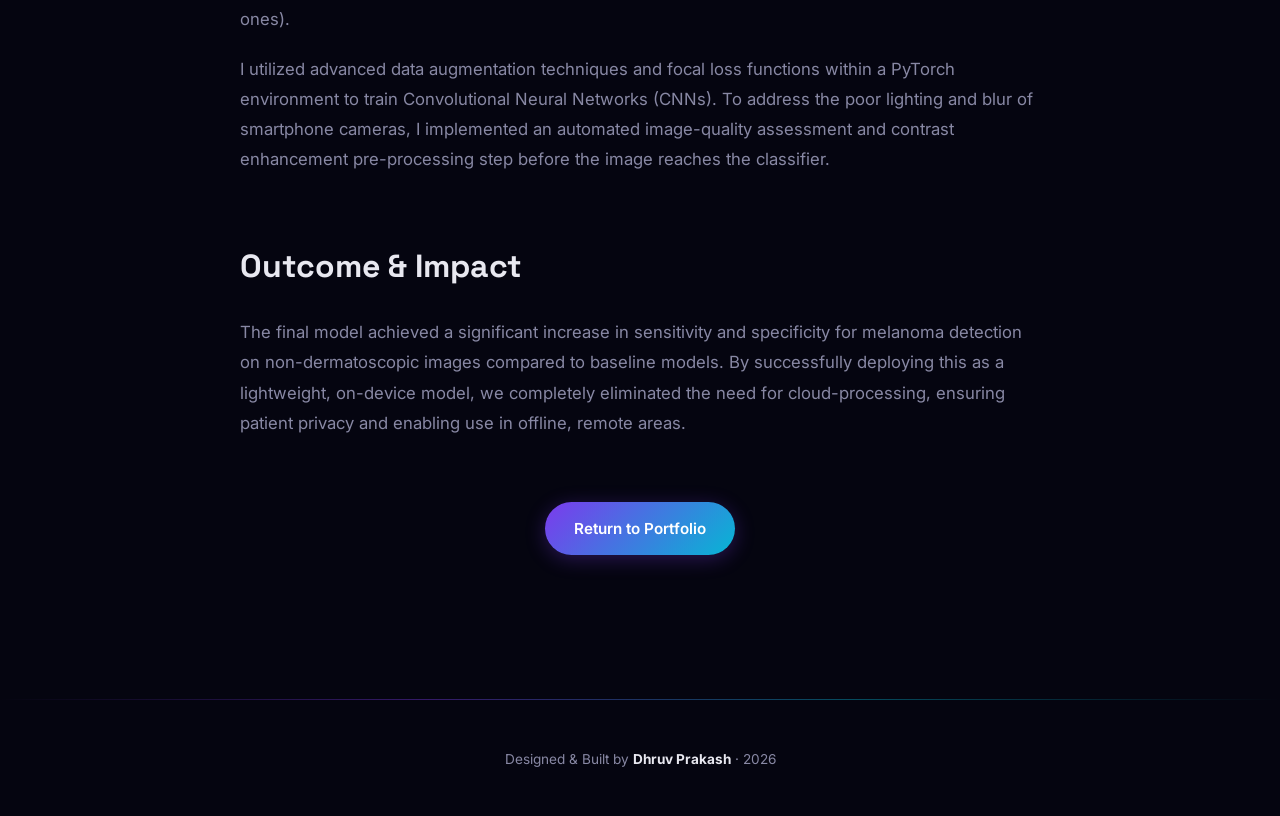
<file: case-study-derma.html>
<!DOCTYPE html>
<html lang="en">

<head>
  <meta charset="UTF-8" />
  <meta name="viewport" content="width=device-width, initial-scale=1.0" />
  <title>Project Case Study — Dhruv Prakash</title>
  <meta name="theme-color" content="#050510" />

  <!-- Favicon -->
  <link rel="icon" type="image/svg+xml"
    href="data:image/svg+xml,%3Csvg xmlns='http://www.w3.org/2000/svg' viewBox='0 0 100 100'%3E%3Cdefs%3E%3ClinearGradient id='g' x1='0%25' y1='0%25' x2='100%25' y2='100%25'%3E%3Cstop offset='0%25' stop-color='%237c3aed'/%3E%3Cstop offset='100%25' stop-color='%2306b6d4'/%3E%3C/linearGradient%3E%3C/defs%3E%3Crect rx='20' width='100' height='100' fill='%23050510'/%3E%3Ctext x='50' y='66' text-anchor='middle' font-family='monospace' font-weight='bold' font-size='38' fill='url(%23g)'%3EDP%3C/text%3E%3C/svg%3E" />

  <!-- Google Fonts -->
  <link rel="preconnect" href="https://fonts.googleapis.com" />
  <link rel="preconnect" href="https://fonts.gstatic.com" crossorigin />
  <link
    href="https://fonts.googleapis.com/css2?family=Inter:wght@300;400;500;600;700;800;900&family=JetBrains+Mono:wght@400;500;600&family=Space+Grotesk:wght@400;500;600;700&display=swap"
    rel="stylesheet" />

  <link rel="stylesheet" href="style.css" />
  <style>
    /* Case Study specific overrides */
    .case-hero {
      padding: 12rem 0 6rem;
      text-align: center;
      position: relative;
      border-bottom: 1px solid var(--color-border);
      background: radial-gradient(circle at 50% 0%, rgba(124, 58, 237, 0.08) 0%, transparent 70%);
    }

    .case-back {
      display: inline-flex;
      align-items: center;
      gap: 0.5rem;
      font-size: 0.9rem;
      color: var(--color-accent-light);
      font-weight: 500;
      margin-bottom: 2rem;
      transition: transform 0.3s ease;
    }
    .case-back:hover {
      transform: translateX(-5px);
    }

    .case-content {
      padding: 5rem 0;
      max-width: 800px;
      margin: 0 auto;
    }

    .case-section {
      margin-bottom: 4rem;
    }

    .case-section h2 {
      font-family: var(--font-display);
      font-size: 2rem;
      margin-bottom: 1.5rem;
      color: var(--color-text);
    }

    .case-section p {
      color: var(--color-text-muted);
      font-size: 1.05rem;
      line-height: 1.8;
      margin-bottom: 1.25rem;
    }

    .case-meta {
      display: grid;
      grid-template-columns: repeat(auto-fit, minmax(200px, 1fr));
      gap: 2rem;
      padding: 3rem;
      background: var(--color-bg-card);
      border: 1px solid var(--color-border);
      border-radius: var(--radius-lg);
      margin-top: -3rem;
      margin-bottom: 4rem;
      position: relative;
      z-index: 10;
      box-shadow: 0 20px 40px rgba(0,0,0,0.4);
    }

    .meta-item h4 {
      font-family: var(--font-mono);
      font-size: 0.8rem;
      color: var(--color-accent-light);
      margin-bottom: 0.5rem;
      text-transform: uppercase;
      letter-spacing: 0.05em;
    }

    .meta-item p {
      color: var(--color-text);
      font-weight: 500;
      font-size: 1rem;
    }

    .meta-tags {
      display: flex;
      flex-wrap: wrap;
      gap: 0.5rem;
    }
  </style>
</head>

<body>

  <!-- Custom Cursor -->
  <div class="cursor" id="cursor"></div>
  <div class="cursor-follower" id="cursor-follower"></div>

  <!-- Scroll Progress -->
  <div class="scroll-progress" id="scroll-progress"></div>

  <!-- Nav -->
  <nav id="main-nav" class="nav">
    <div class="nav__inner">
      <a href="index.html" class="nav__logo" id="nav-logo" data-magnetic>
        <span class="nav__logo-bracket">&lt;</span>DP64<span class="nav__logo-bracket"> /&gt;</span>
      </a>
      <a href="index.html" class="btn btn--ghost btn--sm">Back to Home</a>
    </div>
  </nav>

  <!-- Hero -->
  <header class="case-hero">
    <div class="container">
      <a href="index.html" class="case-back">
        <svg width="20" height="20" viewBox="0 0 24 24" fill="none" stroke="currentColor" stroke-width="2" stroke-linecap="round" stroke-linejoin="round"><path d="M19 12H5M12 19l-7-7 7-7"/></svg>
        Back to Portfolio
      </a>
      <h1 class="hero__name" style="font-size: clamp(2.5rem, 6vw, 4.5rem); margin-bottom: 1rem;">DermaScreen AI</h1>
      <p class="hero__tagline">Smartphone-Based Skin Cancer Detection</p>
    </div>
  </header>

  <!-- Content -->
  <main class="container">
    <div class="case-meta">
      <div class="meta-item">
        <h4>Role</h4>
        <p>AI/ML Engineer Intern</p>
      </div>
      <div class="meta-item">
        <h4>Timeline</h4>
        <p>July 2026 – Oct 2026</p>
      </div>
      <div class="meta-item">
        <h4>Stack</h4>
        <div class="meta-tags project-card__tags">
          <span>PyTorch</span><span>Computer Vision</span><span>Python</span>
        </div>
      </div>
    </div>

    <div class="case-content">
      <section class="case-section">
        <h2>The Problem</h2>
        <p>
          In many developing nations and resource-constrained environments, access to certified dermatologists is severely limited. Skin cancer, when detected late, has a dramatically lower survival rate. Current AI diagnostic tools often rely on high-resolution dermatoscopic images taken with specialized clinical equipment, rendering them useless for the average patient with a standard smartphone.
        </p>
        <p>
          The challenge was to build a robust diagnostic pipeline that could achieve clinical-grade accuracy using standard, non-dermatoscopic images taken in varying lighting conditions by regular users.
        </p>
      </section>

      <section class="case-section">
        <h2>The Beneficiaries</h2>
        <p>
          <strong>Primary:</strong> Patients in rural or underserved areas who cannot easily travel to a specialist. The application serves as an early-warning triage system, alerting them when a lesion is highly suspicious and requires immediate professional medical intervention.<br><br>
          <strong>Secondary:</strong> General practitioners at primary care clinics who can use the tool as a second opinion when deciding whether to refer a patient to an oncology or dermatology specialist.
        </p>
      </section>

      <section class="case-section">
        <h2>Technical Implementation</h2>
        <p>
          During my deep-tech internship, I architected the core machine learning pipeline. I aggregated and pre-processed massive datasets including PAD-UFES-20, HAM10000, and ISIC 2024. A major hurdle was the inherent class imbalance in medical datasets (benign lesions vastly outnumber malignant ones). 
        </p>
        <p>
          I utilized advanced data augmentation techniques and focal loss functions within a PyTorch environment to train Convolutional Neural Networks (CNNs). To address the poor lighting and blur of smartphone cameras, I implemented an automated image-quality assessment and contrast enhancement pre-processing step before the image reaches the classifier.
        </p>
      </section>

      <section class="case-section">
        <h2>Outcome & Impact</h2>
        <p>
          The final model achieved a significant increase in sensitivity and specificity for melanoma detection on non-dermatoscopic images compared to baseline models. By successfully deploying this as a lightweight, on-device model, we completely eliminated the need for cloud-processing, ensuring patient privacy and enabling use in offline, remote areas.
        </p>
      </section>
      
      <div style="text-align: center; margin-top: 4rem;">
        <a href="index.html" class="btn btn--primary btn--glow">Return to Portfolio</a>
      </div>
    </div>
  </main>

  <!-- Footer -->
  <footer class="footer" id="footer" style="margin-top: 4rem;">
    <div class="footer__gradient-line"></div>
    <div class="container">
      <div class="footer__inner">
        <p class="footer__copy">
          Designed & Built by <strong>Dhruv Prakash</strong> · 2026
        </p>
      </div>
    </div>
  </footer>

  <script src="script.js"></script>
</body>
</html>
</file>
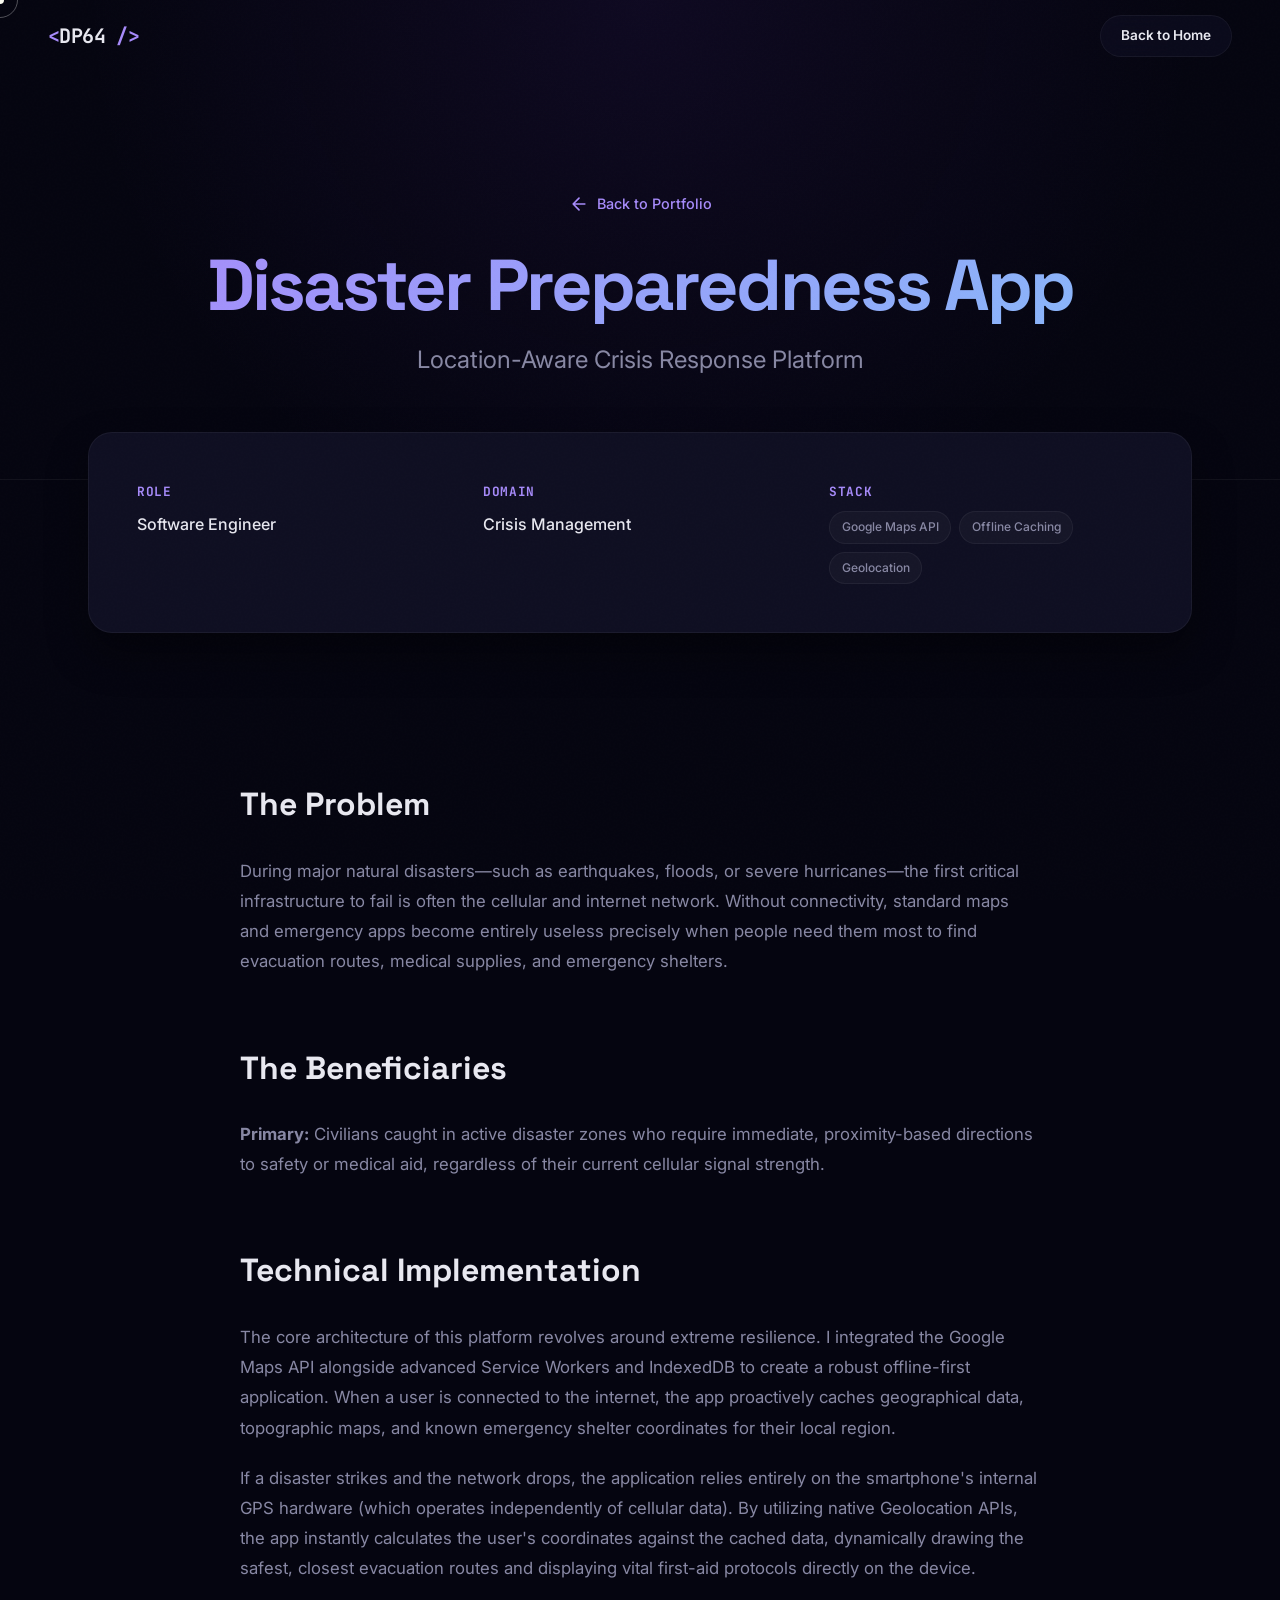
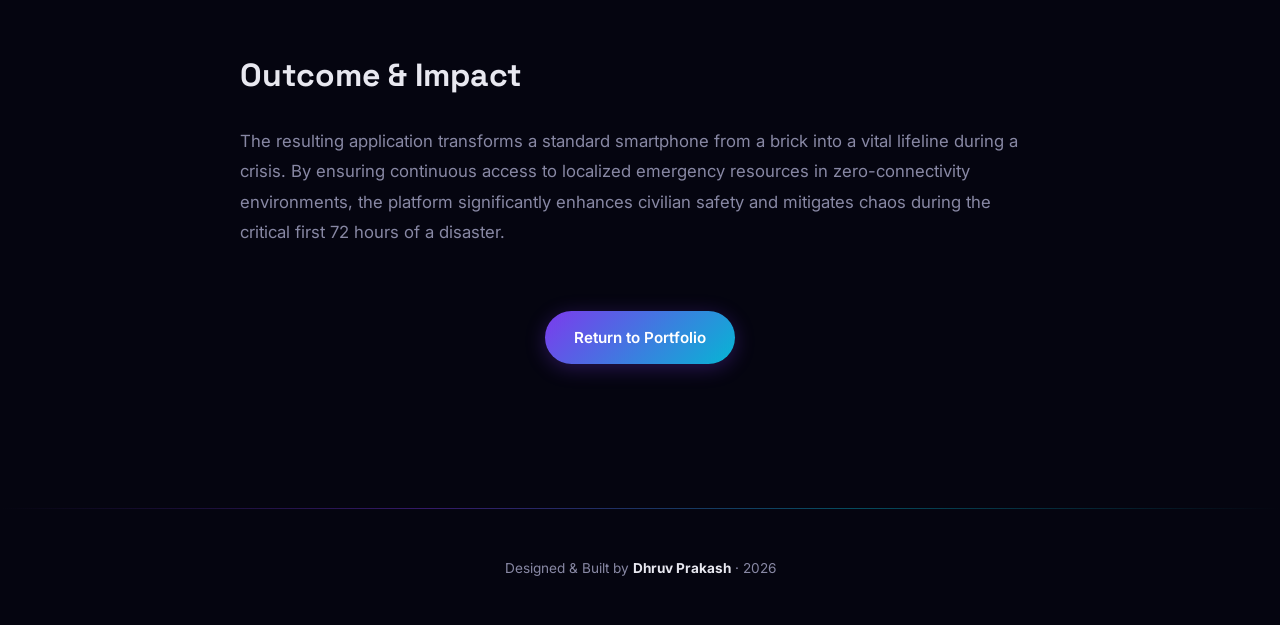
<file: case-study-disaster.html>
<!DOCTYPE html>
<html lang="en">
<head>
  <meta charset="UTF-8" />
  <meta name="viewport" content="width=device-width, initial-scale=1.0" />
  <title>Disaster Preparedness App — Case Study</title>
  <meta name="theme-color" content="#050510" />
  <link rel="icon" type="image/svg+xml" href="data:image/svg+xml,%3Csvg xmlns='http://www.w3.org/2000/svg' viewBox='0 0 100 100'%3E%3Cdefs%3E%3ClinearGradient id='g' x1='0%25' y1='0%25' x2='100%25' y2='100%25'%3E%3Cstop offset='0%25' stop-color='%237c3aed'/%3E%3Cstop offset='100%25' stop-color='%2306b6d4'/%3E%3C/linearGradient%3E%3C/defs%3E%3Crect rx='20' width='100' height='100' fill='%23050510'/%3E%3Ctext x='50' y='66' text-anchor='middle' font-family='monospace' font-weight='bold' font-size='38' fill='url(%23g)'%3EDP%3C/text%3E%3C/svg%3E" />
  <link rel="preconnect" href="https://fonts.googleapis.com" />
  <link rel="preconnect" href="https://fonts.gstatic.com" crossorigin />
  <link href="https://fonts.googleapis.com/css2?family=Inter:wght@300;400;500;600;700;800;900&family=JetBrains+Mono:wght@400;500;600&family=Space+Grotesk:wght@400;500;600;700&display=swap" rel="stylesheet" />
  <link rel="stylesheet" href="style.css" />
  <style>
    .case-hero { padding: 12rem 0 6rem; text-align: center; position: relative; border-bottom: 1px solid var(--color-border); background: radial-gradient(circle at 50% 0%, rgba(124, 58, 237, 0.08) 0%, transparent 70%); }
    .case-back { display: inline-flex; align-items: center; gap: 0.5rem; font-size: 0.9rem; color: var(--color-accent-light); font-weight: 500; margin-bottom: 2rem; transition: transform 0.3s ease; }
    .case-back:hover { transform: translateX(-5px); }
    .case-content { padding: 5rem 0; max-width: 800px; margin: 0 auto; }
    .case-section { margin-bottom: 4rem; }
    .case-section h2 { font-family: var(--font-display); font-size: 2rem; margin-bottom: 1.5rem; color: var(--color-text); }
    .case-section p { color: var(--color-text-muted); font-size: 1.05rem; line-height: 1.8; margin-bottom: 1.25rem; }
    .case-meta { display: grid; grid-template-columns: repeat(auto-fit, minmax(200px, 1fr)); gap: 2rem; padding: 3rem; background: var(--color-bg-card); border: 1px solid var(--color-border); border-radius: var(--radius-lg); margin-top: -3rem; margin-bottom: 4rem; position: relative; z-index: 10; box-shadow: 0 20px 40px rgba(0,0,0,0.4); }
    .meta-item h4 { font-family: var(--font-mono); font-size: 0.8rem; color: var(--color-accent-light); margin-bottom: 0.5rem; text-transform: uppercase; letter-spacing: 0.05em; }
    .meta-item p { color: var(--color-text); font-weight: 500; font-size: 1rem; }
    .meta-tags { display: flex; flex-wrap: wrap; gap: 0.5rem; }
  </style>
</head>
<body>
  <div class="cursor" id="cursor"></div>
  <div class="cursor-follower" id="cursor-follower"></div>
  <div class="scroll-progress" id="scroll-progress"></div>
  <nav id="main-nav" class="nav">
    <div class="nav__inner">
      <a href="index.html" class="nav__logo" id="nav-logo" data-magnetic><span class="nav__logo-bracket">&lt;</span>DP64<span class="nav__logo-bracket"> /&gt;</span></a>
      <a href="index.html" class="btn btn--ghost btn--sm">Back to Home</a>
    </div>
  </nav>

  <header class="case-hero">
    <div class="container">
      <a href="index.html" class="case-back">
        <svg width="20" height="20" viewBox="0 0 24 24" fill="none" stroke="currentColor" stroke-width="2" stroke-linecap="round" stroke-linejoin="round"><path d="M19 12H5M12 19l-7-7 7-7"/></svg>
        Back to Portfolio
      </a>
      <h1 class="hero__name" style="font-size: clamp(2.5rem, 6vw, 4.5rem); margin-bottom: 1rem;">Disaster Preparedness App</h1>
      <p class="hero__tagline">Location-Aware Crisis Response Platform</p>
    </div>
  </header>

  <main class="container">
    <div class="case-meta">
      <div class="meta-item">
        <h4>Role</h4>
        <p>Software Engineer</p>
      </div>
      <div class="meta-item">
        <h4>Domain</h4>
        <p>Crisis Management</p>
      </div>
      <div class="meta-item">
        <h4>Stack</h4>
        <div class="meta-tags project-card__tags">
          <span>Google Maps API</span><span>Offline Caching</span><span>Geolocation</span>
        </div>
      </div>
    </div>

    <div class="case-content">
      <section class="case-section">
        <h2>The Problem</h2>
        <p>
          During major natural disasters—such as earthquakes, floods, or severe hurricanes—the first critical infrastructure to fail is often the cellular and internet network. Without connectivity, standard maps and emergency apps become entirely useless precisely when people need them most to find evacuation routes, medical supplies, and emergency shelters.
        </p>
      </section>

      <section class="case-section">
        <h2>The Beneficiaries</h2>
        <p>
          <strong>Primary:</strong> Civilians caught in active disaster zones who require immediate, proximity-based directions to safety or medical aid, regardless of their current cellular signal strength.
        </p>
      </section>

      <section class="case-section">
        <h2>Technical Implementation</h2>
        <p>
          The core architecture of this platform revolves around extreme resilience. I integrated the Google Maps API alongside advanced Service Workers and IndexedDB to create a robust offline-first application. When a user is connected to the internet, the app proactively caches geographical data, topographic maps, and known emergency shelter coordinates for their local region.
        </p>
        <p>
          If a disaster strikes and the network drops, the application relies entirely on the smartphone's internal GPS hardware (which operates independently of cellular data). By utilizing native Geolocation APIs, the app instantly calculates the user's coordinates against the cached data, dynamically drawing the safest, closest evacuation routes and displaying vital first-aid protocols directly on the device.
        </p>
      </section>

      <section class="case-section">
        <h2>Outcome & Impact</h2>
        <p>
          The resulting application transforms a standard smartphone from a brick into a vital lifeline during a crisis. By ensuring continuous access to localized emergency resources in zero-connectivity environments, the platform significantly enhances civilian safety and mitigates chaos during the critical first 72 hours of a disaster.
        </p>
      </section>
      
      <div style="text-align: center; margin-top: 4rem;">
        <a href="index.html" class="btn btn--primary btn--glow">Return to Portfolio</a>
      </div>
    </div>
  </main>

  <footer class="footer" id="footer" style="margin-top: 4rem;">
    <div class="footer__gradient-line"></div>
    <div class="container">
      <div class="footer__inner">
        <p class="footer__copy">Designed & Built by <strong>Dhruv Prakash</strong> · 2026</p>
      </div>
    </div>
  </footer>
  <script src="script.js"></script>
</body>
</html>
</file>
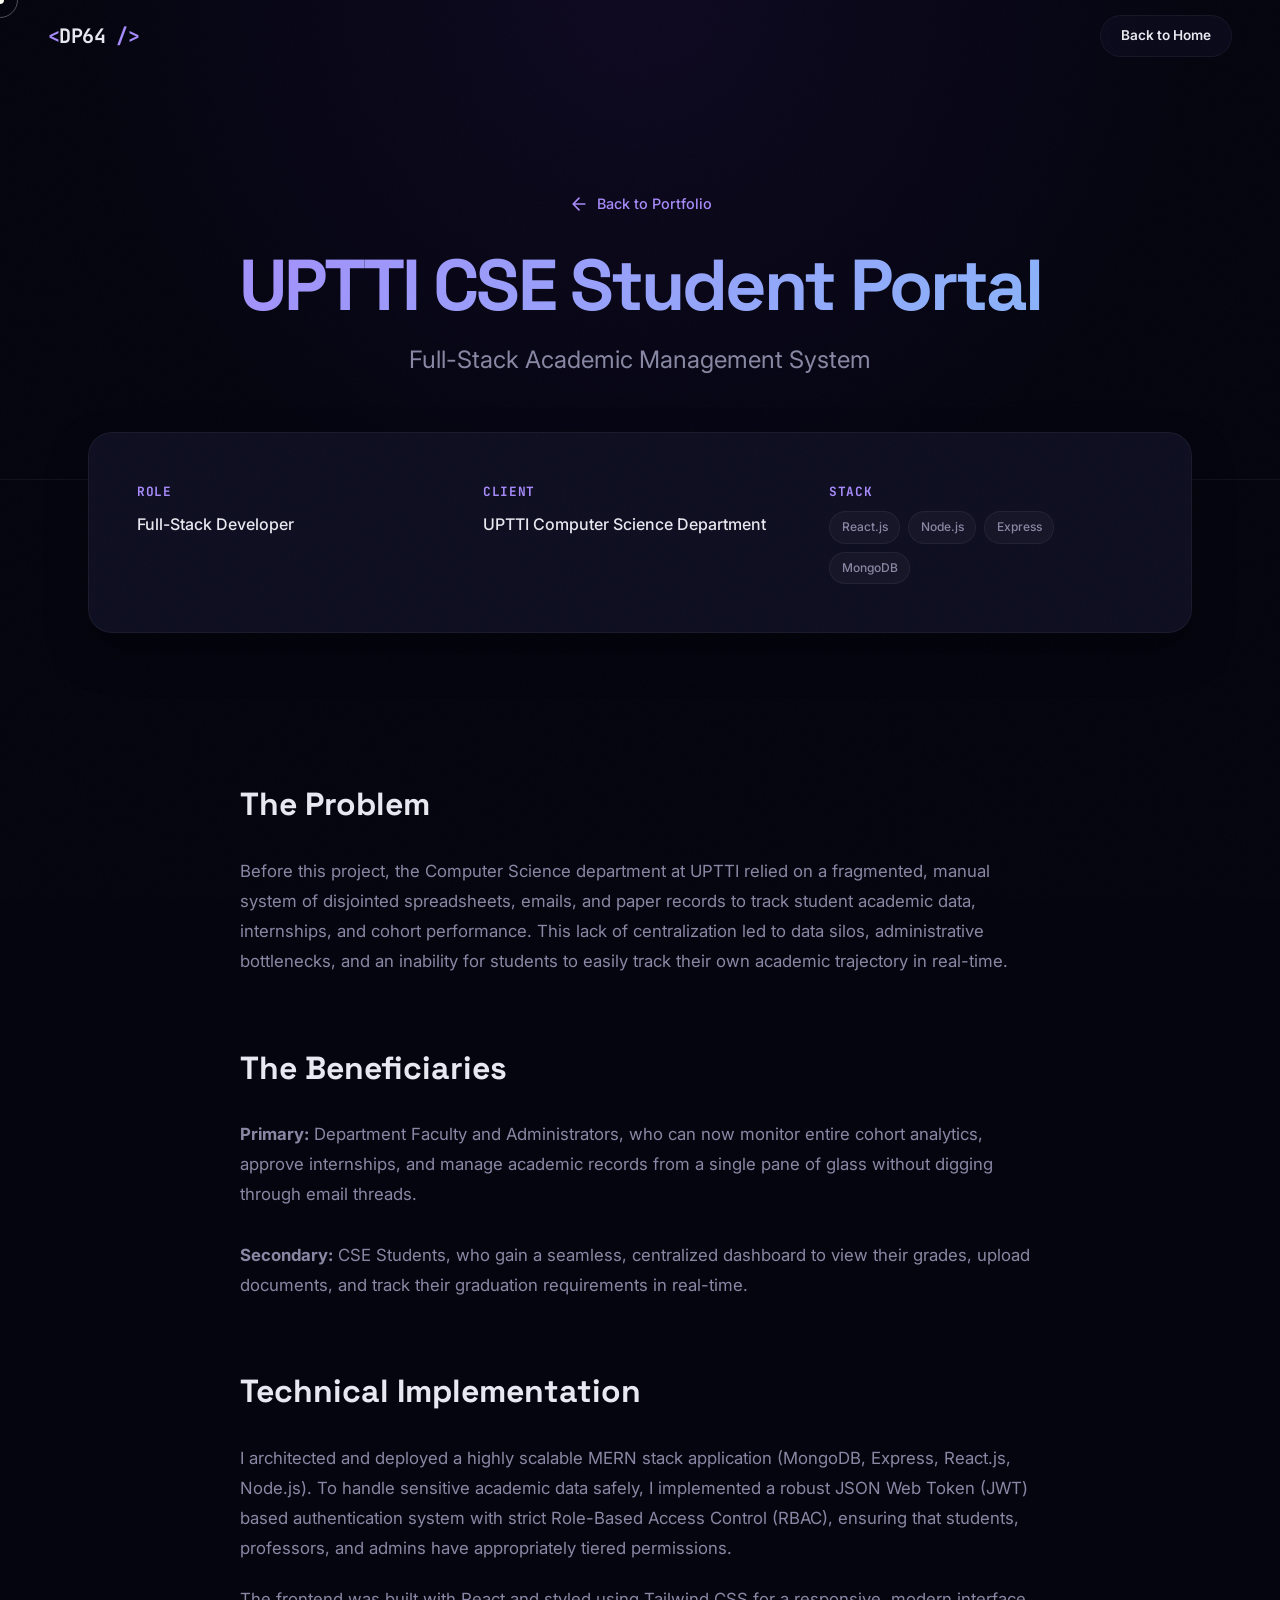
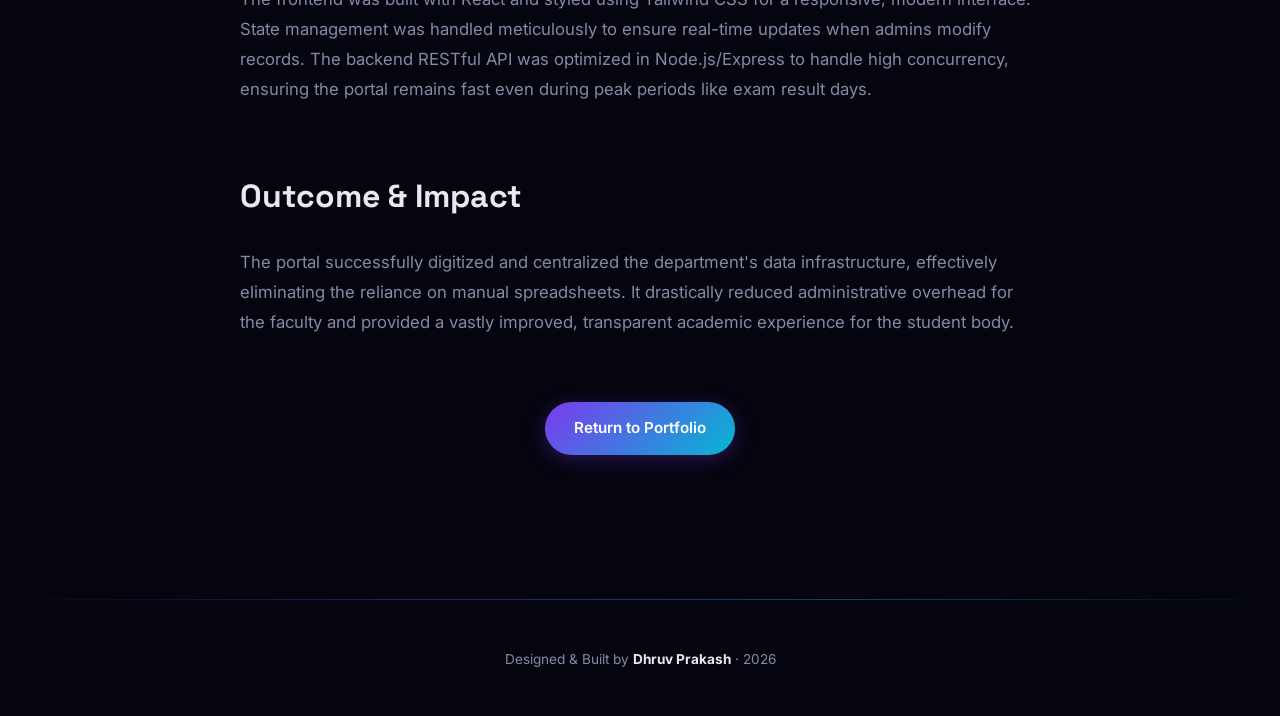
<file: case-study-portal.html>
<!DOCTYPE html>
<html lang="en">
<head>
  <meta charset="UTF-8" />
  <meta name="viewport" content="width=device-width, initial-scale=1.0" />
  <title>UPTTI Portal — Case Study</title>
  <meta name="theme-color" content="#050510" />
  <link rel="icon" type="image/svg+xml" href="data:image/svg+xml,%3Csvg xmlns='http://www.w3.org/2000/svg' viewBox='0 0 100 100'%3E%3Cdefs%3E%3ClinearGradient id='g' x1='0%25' y1='0%25' x2='100%25' y2='100%25'%3E%3Cstop offset='0%25' stop-color='%237c3aed'/%3E%3Cstop offset='100%25' stop-color='%2306b6d4'/%3E%3C/linearGradient%3E%3C/defs%3E%3Crect rx='20' width='100' height='100' fill='%23050510'/%3E%3Ctext x='50' y='66' text-anchor='middle' font-family='monospace' font-weight='bold' font-size='38' fill='url(%23g)'%3EDP%3C/text%3E%3C/svg%3E" />
  <link rel="preconnect" href="https://fonts.googleapis.com" />
  <link rel="preconnect" href="https://fonts.gstatic.com" crossorigin />
  <link href="https://fonts.googleapis.com/css2?family=Inter:wght@300;400;500;600;700;800;900&family=JetBrains+Mono:wght@400;500;600&family=Space+Grotesk:wght@400;500;600;700&display=swap" rel="stylesheet" />
  <link rel="stylesheet" href="style.css" />
  <style>
    .case-hero { padding: 12rem 0 6rem; text-align: center; position: relative; border-bottom: 1px solid var(--color-border); background: radial-gradient(circle at 50% 0%, rgba(124, 58, 237, 0.08) 0%, transparent 70%); }
    .case-back { display: inline-flex; align-items: center; gap: 0.5rem; font-size: 0.9rem; color: var(--color-accent-light); font-weight: 500; margin-bottom: 2rem; transition: transform 0.3s ease; }
    .case-back:hover { transform: translateX(-5px); }
    .case-content { padding: 5rem 0; max-width: 800px; margin: 0 auto; }
    .case-section { margin-bottom: 4rem; }
    .case-section h2 { font-family: var(--font-display); font-size: 2rem; margin-bottom: 1.5rem; color: var(--color-text); }
    .case-section p { color: var(--color-text-muted); font-size: 1.05rem; line-height: 1.8; margin-bottom: 1.25rem; }
    .case-meta { display: grid; grid-template-columns: repeat(auto-fit, minmax(200px, 1fr)); gap: 2rem; padding: 3rem; background: var(--color-bg-card); border: 1px solid var(--color-border); border-radius: var(--radius-lg); margin-top: -3rem; margin-bottom: 4rem; position: relative; z-index: 10; box-shadow: 0 20px 40px rgba(0,0,0,0.4); }
    .meta-item h4 { font-family: var(--font-mono); font-size: 0.8rem; color: var(--color-accent-light); margin-bottom: 0.5rem; text-transform: uppercase; letter-spacing: 0.05em; }
    .meta-item p { color: var(--color-text); font-weight: 500; font-size: 1rem; }
    .meta-tags { display: flex; flex-wrap: wrap; gap: 0.5rem; }
  </style>
</head>
<body>
  <div class="cursor" id="cursor"></div>
  <div class="cursor-follower" id="cursor-follower"></div>
  <div class="scroll-progress" id="scroll-progress"></div>
  <nav id="main-nav" class="nav">
    <div class="nav__inner">
      <a href="index.html" class="nav__logo" id="nav-logo" data-magnetic><span class="nav__logo-bracket">&lt;</span>DP64<span class="nav__logo-bracket"> /&gt;</span></a>
      <a href="index.html" class="btn btn--ghost btn--sm">Back to Home</a>
    </div>
  </nav>

  <header class="case-hero">
    <div class="container">
      <a href="index.html" class="case-back">
        <svg width="20" height="20" viewBox="0 0 24 24" fill="none" stroke="currentColor" stroke-width="2" stroke-linecap="round" stroke-linejoin="round"><path d="M19 12H5M12 19l-7-7 7-7"/></svg>
        Back to Portfolio
      </a>
      <h1 class="hero__name" style="font-size: clamp(2.5rem, 6vw, 4.5rem); margin-bottom: 1rem;">UPTTI CSE Student Portal</h1>
      <p class="hero__tagline">Full-Stack Academic Management System</p>
    </div>
  </header>

  <main class="container">
    <div class="case-meta">
      <div class="meta-item">
        <h4>Role</h4>
        <p>Full-Stack Developer</p>
      </div>
      <div class="meta-item">
        <h4>Client</h4>
        <p>UPTTI Computer Science Department</p>
      </div>
      <div class="meta-item">
        <h4>Stack</h4>
        <div class="meta-tags project-card__tags">
          <span>React.js</span><span>Node.js</span><span>Express</span><span>MongoDB</span>
        </div>
      </div>
    </div>

    <div class="case-content">
      <section class="case-section">
        <h2>The Problem</h2>
        <p>
          Before this project, the Computer Science department at UPTTI relied on a fragmented, manual system of disjointed spreadsheets, emails, and paper records to track student academic data, internships, and cohort performance. This lack of centralization led to data silos, administrative bottlenecks, and an inability for students to easily track their own academic trajectory in real-time.
        </p>
      </section>

      <section class="case-section">
        <h2>The Beneficiaries</h2>
        <p>
          <strong>Primary:</strong> Department Faculty and Administrators, who can now monitor entire cohort analytics, approve internships, and manage academic records from a single pane of glass without digging through email threads.<br><br>
          <strong>Secondary:</strong> CSE Students, who gain a seamless, centralized dashboard to view their grades, upload documents, and track their graduation requirements in real-time.
        </p>
      </section>

      <section class="case-section">
        <h2>Technical Implementation</h2>
        <p>
          I architected and deployed a highly scalable MERN stack application (MongoDB, Express, React.js, Node.js). To handle sensitive academic data safely, I implemented a robust JSON Web Token (JWT) based authentication system with strict Role-Based Access Control (RBAC), ensuring that students, professors, and admins have appropriately tiered permissions.
        </p>
        <p>
          The frontend was built with React and styled using Tailwind CSS for a responsive, modern interface. State management was handled meticulously to ensure real-time updates when admins modify records. The backend RESTful API was optimized in Node.js/Express to handle high concurrency, ensuring the portal remains fast even during peak periods like exam result days.
        </p>
      </section>

      <section class="case-section">
        <h2>Outcome & Impact</h2>
        <p>
          The portal successfully digitized and centralized the department's data infrastructure, effectively eliminating the reliance on manual spreadsheets. It drastically reduced administrative overhead for the faculty and provided a vastly improved, transparent academic experience for the student body.
        </p>
      </section>
      
      <div style="text-align: center; margin-top: 4rem;">
        <a href="index.html" class="btn btn--primary btn--glow">Return to Portfolio</a>
      </div>
    </div>
  </main>

  <footer class="footer" id="footer" style="margin-top: 4rem;">
    <div class="footer__gradient-line"></div>
    <div class="container">
      <div class="footer__inner">
        <p class="footer__copy">Designed & Built by <strong>Dhruv Prakash</strong> · 2026</p>
      </div>
    </div>
  </footer>
  <script src="script.js"></script>
</body>
</html>
</file>
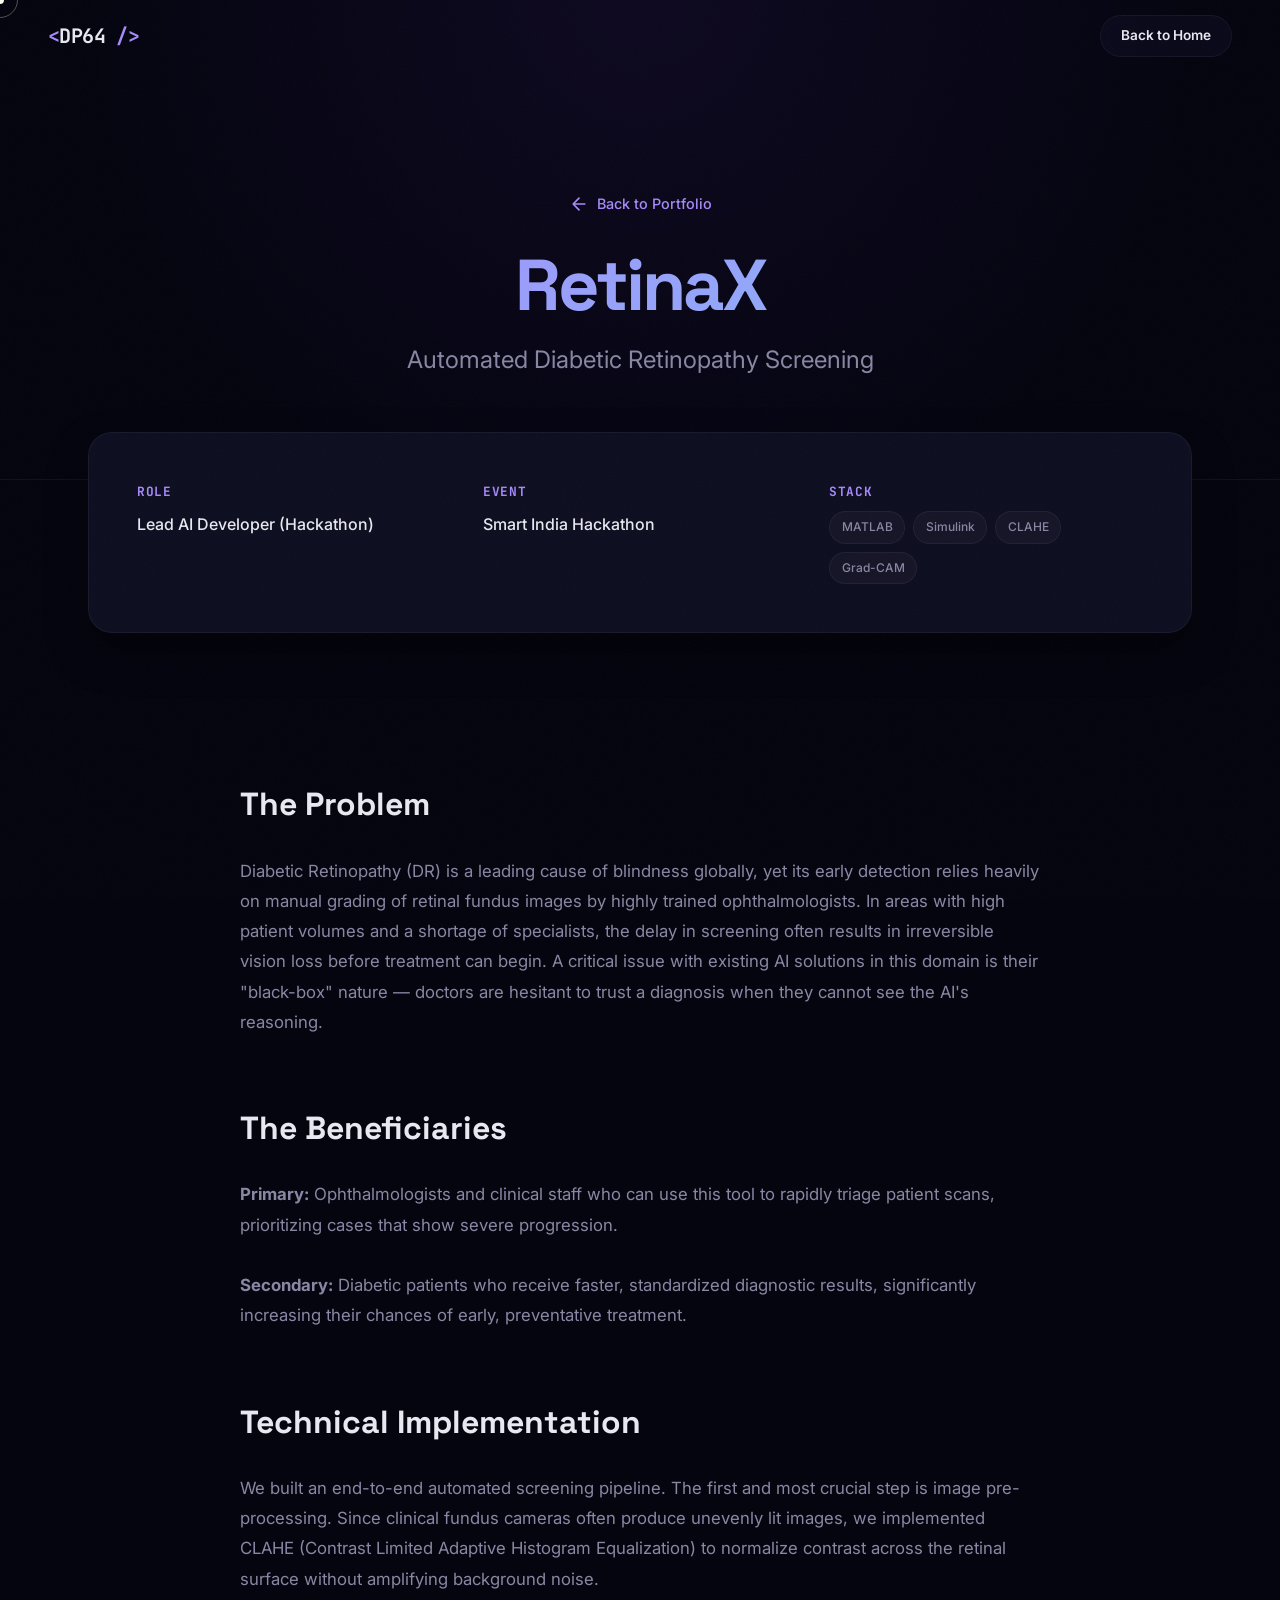
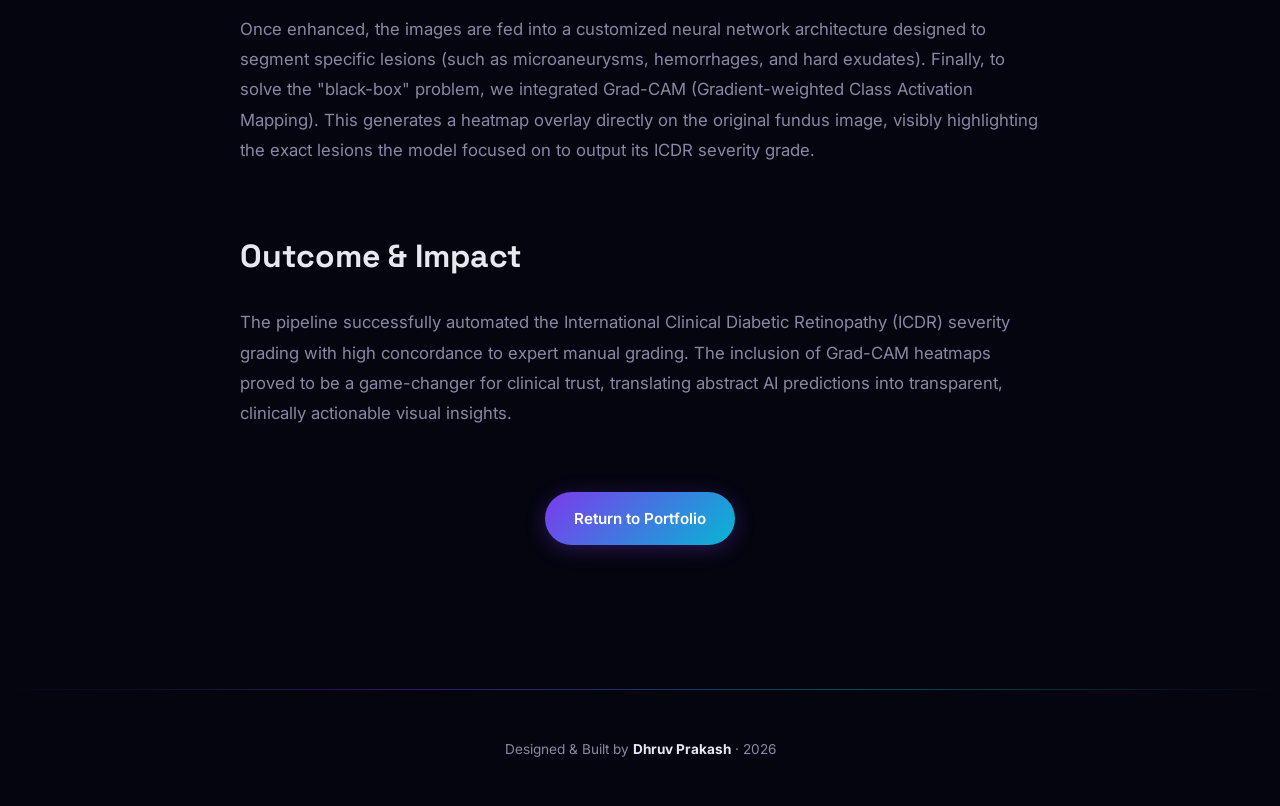
<file: case-study-retinax.html>
<!DOCTYPE html>
<html lang="en">
<head>
  <meta charset="UTF-8" />
  <meta name="viewport" content="width=device-width, initial-scale=1.0" />
  <title>RetinaX Case Study — Dhruv Prakash</title>
  <meta name="theme-color" content="#050510" />
  <!-- Favicon -->
  <link rel="icon" type="image/svg+xml" href="data:image/svg+xml,%3Csvg xmlns='http://www.w3.org/2000/svg' viewBox='0 0 100 100'%3E%3Cdefs%3E%3ClinearGradient id='g' x1='0%25' y1='0%25' x2='100%25' y2='100%25'%3E%3Cstop offset='0%25' stop-color='%237c3aed'/%3E%3Cstop offset='100%25' stop-color='%2306b6d4'/%3E%3C/linearGradient%3E%3C/defs%3E%3Crect rx='20' width='100' height='100' fill='%23050510'/%3E%3Ctext x='50' y='66' text-anchor='middle' font-family='monospace' font-weight='bold' font-size='38' fill='url(%23g)'%3EDP%3C/text%3E%3C/svg%3E" />
  <!-- Google Fonts -->
  <link rel="preconnect" href="https://fonts.googleapis.com" />
  <link rel="preconnect" href="https://fonts.gstatic.com" crossorigin />
  <link href="https://fonts.googleapis.com/css2?family=Inter:wght@300;400;500;600;700;800;900&family=JetBrains+Mono:wght@400;500;600&family=Space+Grotesk:wght@400;500;600;700&display=swap" rel="stylesheet" />
  <link rel="stylesheet" href="style.css" />
  <style>
    /* Case Study specific overrides */
    .case-hero { padding: 12rem 0 6rem; text-align: center; position: relative; border-bottom: 1px solid var(--color-border); background: radial-gradient(circle at 50% 0%, rgba(124, 58, 237, 0.08) 0%, transparent 70%); }
    .case-back { display: inline-flex; align-items: center; gap: 0.5rem; font-size: 0.9rem; color: var(--color-accent-light); font-weight: 500; margin-bottom: 2rem; transition: transform 0.3s ease; }
    .case-back:hover { transform: translateX(-5px); }
    .case-content { padding: 5rem 0; max-width: 800px; margin: 0 auto; }
    .case-section { margin-bottom: 4rem; }
    .case-section h2 { font-family: var(--font-display); font-size: 2rem; margin-bottom: 1.5rem; color: var(--color-text); }
    .case-section p { color: var(--color-text-muted); font-size: 1.05rem; line-height: 1.8; margin-bottom: 1.25rem; }
    .case-meta { display: grid; grid-template-columns: repeat(auto-fit, minmax(200px, 1fr)); gap: 2rem; padding: 3rem; background: var(--color-bg-card); border: 1px solid var(--color-border); border-radius: var(--radius-lg); margin-top: -3rem; margin-bottom: 4rem; position: relative; z-index: 10; box-shadow: 0 20px 40px rgba(0,0,0,0.4); }
    .meta-item h4 { font-family: var(--font-mono); font-size: 0.8rem; color: var(--color-accent-light); margin-bottom: 0.5rem; text-transform: uppercase; letter-spacing: 0.05em; }
    .meta-item p { color: var(--color-text); font-weight: 500; font-size: 1rem; }
    .meta-tags { display: flex; flex-wrap: wrap; gap: 0.5rem; }
  </style>
</head>
<body>
  <div class="cursor" id="cursor"></div>
  <div class="cursor-follower" id="cursor-follower"></div>
  <div class="scroll-progress" id="scroll-progress"></div>
  <nav id="main-nav" class="nav">
    <div class="nav__inner">
      <a href="index.html" class="nav__logo" id="nav-logo" data-magnetic><span class="nav__logo-bracket">&lt;</span>DP64<span class="nav__logo-bracket"> /&gt;</span></a>
      <a href="index.html" class="btn btn--ghost btn--sm">Back to Home</a>
    </div>
  </nav>

  <header class="case-hero">
    <div class="container">
      <a href="index.html" class="case-back">
        <svg width="20" height="20" viewBox="0 0 24 24" fill="none" stroke="currentColor" stroke-width="2" stroke-linecap="round" stroke-linejoin="round"><path d="M19 12H5M12 19l-7-7 7-7"/></svg>
        Back to Portfolio
      </a>
      <h1 class="hero__name" style="font-size: clamp(2.5rem, 6vw, 4.5rem); margin-bottom: 1rem;">RetinaX</h1>
      <p class="hero__tagline">Automated Diabetic Retinopathy Screening</p>
    </div>
  </header>

  <main class="container">
    <div class="case-meta">
      <div class="meta-item">
        <h4>Role</h4>
        <p>Lead AI Developer (Hackathon)</p>
      </div>
      <div class="meta-item">
        <h4>Event</h4>
        <p>Smart India Hackathon</p>
      </div>
      <div class="meta-item">
        <h4>Stack</h4>
        <div class="meta-tags project-card__tags">
          <span>MATLAB</span><span>Simulink</span><span>CLAHE</span><span>Grad-CAM</span>
        </div>
      </div>
    </div>

    <div class="case-content">
      <section class="case-section">
        <h2>The Problem</h2>
        <p>
          Diabetic Retinopathy (DR) is a leading cause of blindness globally, yet its early detection relies heavily on manual grading of retinal fundus images by highly trained ophthalmologists. In areas with high patient volumes and a shortage of specialists, the delay in screening often results in irreversible vision loss before treatment can begin. A critical issue with existing AI solutions in this domain is their "black-box" nature — doctors are hesitant to trust a diagnosis when they cannot see the AI's reasoning.
        </p>
      </section>

      <section class="case-section">
        <h2>The Beneficiaries</h2>
        <p>
          <strong>Primary:</strong> Ophthalmologists and clinical staff who can use this tool to rapidly triage patient scans, prioritizing cases that show severe progression.<br><br>
          <strong>Secondary:</strong> Diabetic patients who receive faster, standardized diagnostic results, significantly increasing their chances of early, preventative treatment.
        </p>
      </section>

      <section class="case-section">
        <h2>Technical Implementation</h2>
        <p>
          We built an end-to-end automated screening pipeline. The first and most crucial step is image pre-processing. Since clinical fundus cameras often produce unevenly lit images, we implemented CLAHE (Contrast Limited Adaptive Histogram Equalization) to normalize contrast across the retinal surface without amplifying background noise.
        </p>
        <p>
          Once enhanced, the images are fed into a customized neural network architecture designed to segment specific lesions (such as microaneurysms, hemorrhages, and hard exudates). Finally, to solve the "black-box" problem, we integrated Grad-CAM (Gradient-weighted Class Activation Mapping). This generates a heatmap overlay directly on the original fundus image, visibly highlighting the exact lesions the model focused on to output its ICDR severity grade.
        </p>
      </section>

      <section class="case-section">
        <h2>Outcome & Impact</h2>
        <p>
          The pipeline successfully automated the International Clinical Diabetic Retinopathy (ICDR) severity grading with high concordance to expert manual grading. The inclusion of Grad-CAM heatmaps proved to be a game-changer for clinical trust, translating abstract AI predictions into transparent, clinically actionable visual insights.
        </p>
      </section>
      
      <div style="text-align: center; margin-top: 4rem;">
        <a href="index.html" class="btn btn--primary btn--glow">Return to Portfolio</a>
      </div>
    </div>
  </main>

  <footer class="footer" id="footer" style="margin-top: 4rem;">
    <div class="footer__gradient-line"></div>
    <div class="container">
      <div class="footer__inner">
        <p class="footer__copy">Designed & Built by <strong>Dhruv Prakash</strong> · 2026</p>
      </div>
    </div>
  </footer>
  <script src="script.js"></script>
</body>
</html>
</file>
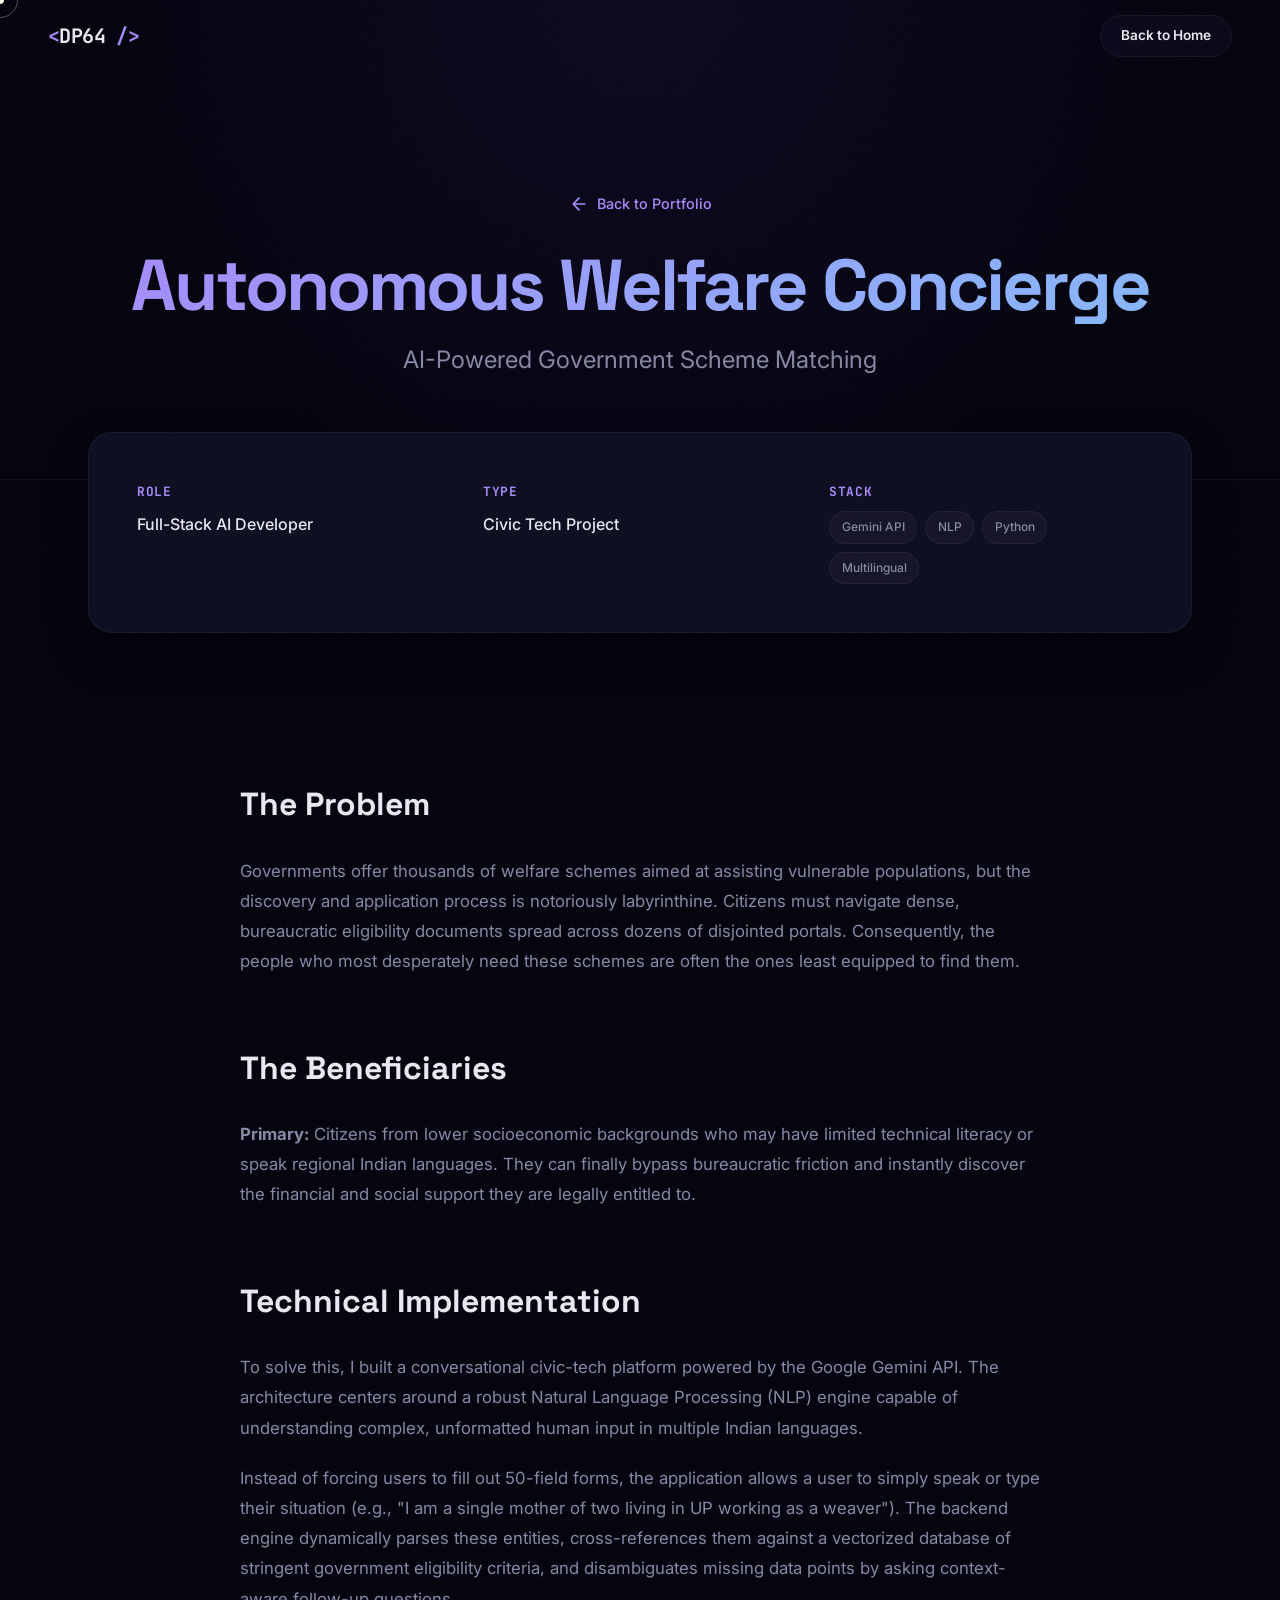
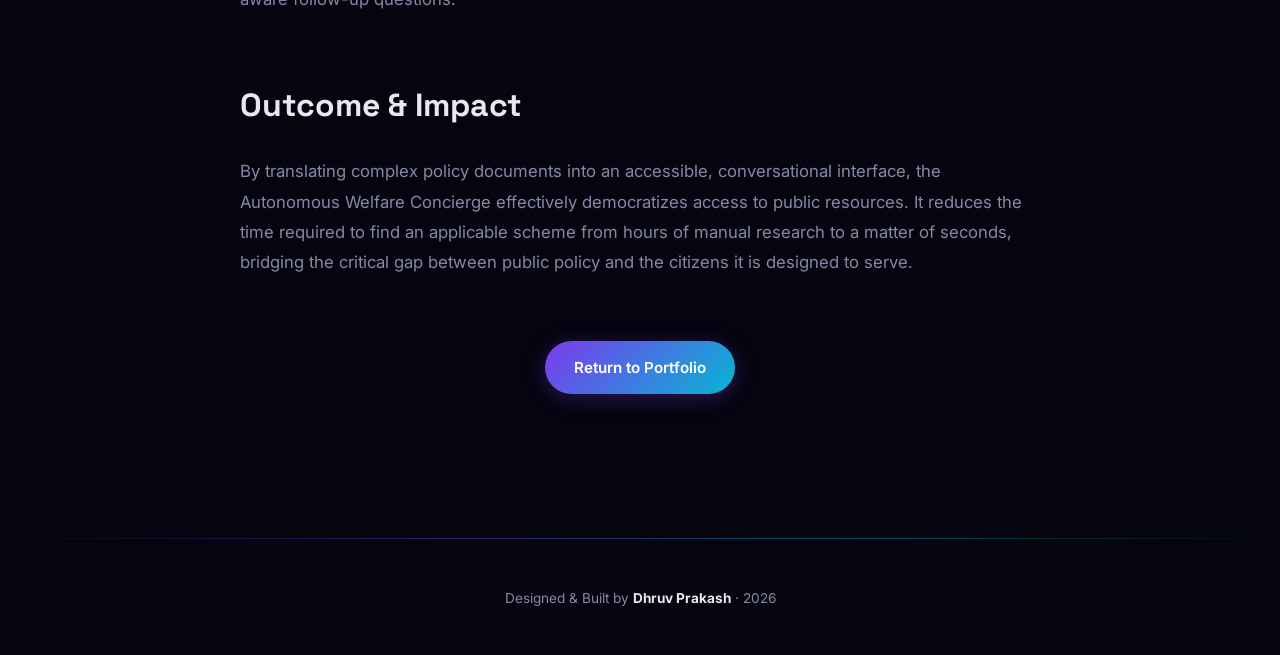
<file: case-study-welfare.html>
<!DOCTYPE html>
<html lang="en">
<head>
  <meta charset="UTF-8" />
  <meta name="viewport" content="width=device-width, initial-scale=1.0" />
  <title>Autonomous Welfare Concierge — Case Study</title>
  <meta name="theme-color" content="#050510" />
  <link rel="icon" type="image/svg+xml" href="data:image/svg+xml,%3Csvg xmlns='http://www.w3.org/2000/svg' viewBox='0 0 100 100'%3E%3Cdefs%3E%3ClinearGradient id='g' x1='0%25' y1='0%25' x2='100%25' y2='100%25'%3E%3Cstop offset='0%25' stop-color='%237c3aed'/%3E%3Cstop offset='100%25' stop-color='%2306b6d4'/%3E%3C/linearGradient%3E%3C/defs%3E%3Crect rx='20' width='100' height='100' fill='%23050510'/%3E%3Ctext x='50' y='66' text-anchor='middle' font-family='monospace' font-weight='bold' font-size='38' fill='url(%23g)'%3EDP%3C/text%3E%3C/svg%3E" />
  <link rel="preconnect" href="https://fonts.googleapis.com" />
  <link rel="preconnect" href="https://fonts.gstatic.com" crossorigin />
  <link href="https://fonts.googleapis.com/css2?family=Inter:wght@300;400;500;600;700;800;900&family=JetBrains+Mono:wght@400;500;600&family=Space+Grotesk:wght@400;500;600;700&display=swap" rel="stylesheet" />
  <link rel="stylesheet" href="style.css" />
  <style>
    .case-hero { padding: 12rem 0 6rem; text-align: center; position: relative; border-bottom: 1px solid var(--color-border); background: radial-gradient(circle at 50% 0%, rgba(124, 58, 237, 0.08) 0%, transparent 70%); }
    .case-back { display: inline-flex; align-items: center; gap: 0.5rem; font-size: 0.9rem; color: var(--color-accent-light); font-weight: 500; margin-bottom: 2rem; transition: transform 0.3s ease; }
    .case-back:hover { transform: translateX(-5px); }
    .case-content { padding: 5rem 0; max-width: 800px; margin: 0 auto; }
    .case-section { margin-bottom: 4rem; }
    .case-section h2 { font-family: var(--font-display); font-size: 2rem; margin-bottom: 1.5rem; color: var(--color-text); }
    .case-section p { color: var(--color-text-muted); font-size: 1.05rem; line-height: 1.8; margin-bottom: 1.25rem; }
    .case-meta { display: grid; grid-template-columns: repeat(auto-fit, minmax(200px, 1fr)); gap: 2rem; padding: 3rem; background: var(--color-bg-card); border: 1px solid var(--color-border); border-radius: var(--radius-lg); margin-top: -3rem; margin-bottom: 4rem; position: relative; z-index: 10; box-shadow: 0 20px 40px rgba(0,0,0,0.4); }
    .meta-item h4 { font-family: var(--font-mono); font-size: 0.8rem; color: var(--color-accent-light); margin-bottom: 0.5rem; text-transform: uppercase; letter-spacing: 0.05em; }
    .meta-item p { color: var(--color-text); font-weight: 500; font-size: 1rem; }
    .meta-tags { display: flex; flex-wrap: wrap; gap: 0.5rem; }
  </style>
</head>
<body>
  <div class="cursor" id="cursor"></div>
  <div class="cursor-follower" id="cursor-follower"></div>
  <div class="scroll-progress" id="scroll-progress"></div>
  <nav id="main-nav" class="nav">
    <div class="nav__inner">
      <a href="index.html" class="nav__logo" id="nav-logo" data-magnetic><span class="nav__logo-bracket">&lt;</span>DP64<span class="nav__logo-bracket"> /&gt;</span></a>
      <a href="index.html" class="btn btn--ghost btn--sm">Back to Home</a>
    </div>
  </nav>

  <header class="case-hero">
    <div class="container">
      <a href="index.html" class="case-back">
        <svg width="20" height="20" viewBox="0 0 24 24" fill="none" stroke="currentColor" stroke-width="2" stroke-linecap="round" stroke-linejoin="round"><path d="M19 12H5M12 19l-7-7 7-7"/></svg>
        Back to Portfolio
      </a>
      <h1 class="hero__name" style="font-size: clamp(2.5rem, 6vw, 4.5rem); margin-bottom: 1rem;">Autonomous Welfare Concierge</h1>
      <p class="hero__tagline">AI-Powered Government Scheme Matching</p>
    </div>
  </header>

  <main class="container">
    <div class="case-meta">
      <div class="meta-item">
        <h4>Role</h4>
        <p>Full-Stack AI Developer</p>
      </div>
      <div class="meta-item">
        <h4>Type</h4>
        <p>Civic Tech Project</p>
      </div>
      <div class="meta-item">
        <h4>Stack</h4>
        <div class="meta-tags project-card__tags">
          <span>Gemini API</span><span>NLP</span><span>Python</span><span>Multilingual</span>
        </div>
      </div>
    </div>

    <div class="case-content">
      <section class="case-section">
        <h2>The Problem</h2>
        <p>
          Governments offer thousands of welfare schemes aimed at assisting vulnerable populations, but the discovery and application process is notoriously labyrinthine. Citizens must navigate dense, bureaucratic eligibility documents spread across dozens of disjointed portals. Consequently, the people who most desperately need these schemes are often the ones least equipped to find them.
        </p>
      </section>

      <section class="case-section">
        <h2>The Beneficiaries</h2>
        <p>
          <strong>Primary:</strong> Citizens from lower socioeconomic backgrounds who may have limited technical literacy or speak regional Indian languages. They can finally bypass bureaucratic friction and instantly discover the financial and social support they are legally entitled to.
        </p>
      </section>

      <section class="case-section">
        <h2>Technical Implementation</h2>
        <p>
          To solve this, I built a conversational civic-tech platform powered by the Google Gemini API. The architecture centers around a robust Natural Language Processing (NLP) engine capable of understanding complex, unformatted human input in multiple Indian languages. 
        </p>
        <p>
          Instead of forcing users to fill out 50-field forms, the application allows a user to simply speak or type their situation (e.g., "I am a single mother of two living in UP working as a weaver"). The backend engine dynamically parses these entities, cross-references them against a vectorized database of stringent government eligibility criteria, and disambiguates missing data points by asking context-aware follow-up questions.
        </p>
      </section>

      <section class="case-section">
        <h2>Outcome & Impact</h2>
        <p>
          By translating complex policy documents into an accessible, conversational interface, the Autonomous Welfare Concierge effectively democratizes access to public resources. It reduces the time required to find an applicable scheme from hours of manual research to a matter of seconds, bridging the critical gap between public policy and the citizens it is designed to serve.
        </p>
      </section>
      
      <div style="text-align: center; margin-top: 4rem;">
        <a href="index.html" class="btn btn--primary btn--glow">Return to Portfolio</a>
      </div>
    </div>
  </main>

  <footer class="footer" id="footer" style="margin-top: 4rem;">
    <div class="footer__gradient-line"></div>
    <div class="container">
      <div class="footer__inner">
        <p class="footer__copy">Designed & Built by <strong>Dhruv Prakash</strong> · 2026</p>
      </div>
    </div>
  </footer>
  <script src="script.js"></script>
</body>
</html>
</file>
<file: style.css>
/* ═══════════════════════════════════════════════════
   DESIGN SYSTEM v2.0 — Dhruv Prakash Portfolio
   Premium Dark Mode · Glassmorphism · Micro-Animations
   ═══════════════════════════════════════════════════ */

/* ── Reset ─────────────────────────────────────── */
*, *::before, *::after {
  margin: 0;
  padding: 0;
  box-sizing: border-box;
}

:root {
  /* Brand Colors */
  --color-bg:          #050510;
  --color-bg-elevated: #0a0a1a;
  --color-bg-card:     #0f0f22;
  --color-bg-glass:    rgba(15, 15, 34, 0.65);
  --color-surface:     #14142e;
  --color-border:      rgba(255, 255, 255, 0.05);
  --color-border-hover:rgba(255, 255, 255, 0.12);

  /* Text */
  --color-text:        #e8e8f0;
  --color-text-muted:  #8888a4;
  --color-text-faint:  #4a4a68;

  /* Accent — Electric Violet to Teal */
  --color-accent:      #7c3aed;
  --color-accent-light:#a78bfa;
  --color-accent-glow: rgba(124, 58, 237, 0.3);
  --color-cyan:        #06b6d4;
  --color-cyan-glow:   rgba(6, 182, 212, 0.2);
  --color-emerald:     #10b981;
  --gradient-primary:  linear-gradient(135deg, #7c3aed 0%, #06b6d4 100%);
  --gradient-warm:     linear-gradient(135deg, #7c3aed 0%, #ec4899 50%, #06b6d4 100%);
  --gradient-text:     linear-gradient(135deg, #a78bfa 0%, #67e8f9 100%);
  --gradient-card:     linear-gradient(135deg, rgba(124, 58, 237, 0.08) 0%, rgba(6, 182, 212, 0.04) 100%);

  /* Sizing */
  --nav-height:  72px;
  --container:   1200px;
  --radius-sm:   10px;
  --radius-md:   16px;
  --radius-lg:   24px;
  --radius-xl:   32px;

  /* Typography */
  --font-sans:  'Inter', -apple-system, BlinkMacSystemFont, sans-serif;
  --font-display: 'Space Grotesk', 'Inter', sans-serif;
  --font-mono:  'JetBrains Mono', 'Fira Code', monospace;

  /* Transitions */
  --ease-out-expo: cubic-bezier(0.16, 1, 0.3, 1);
  --ease-out-quart: cubic-bezier(0.25, 1, 0.5, 1);
  --ease-spring: cubic-bezier(0.34, 1.56, 0.64, 1);
}

html {
  scroll-behavior: smooth;
  scroll-padding-top: var(--nav-height);
}

body {
  font-family: var(--font-sans);
  background: var(--color-bg);
  color: var(--color-text);
  line-height: 1.7;
  -webkit-font-smoothing: antialiased;
  -moz-osx-font-smoothing: grayscale;
  overflow-x: hidden;
}

body.is-loading {
  overflow: hidden;
}

a { color: inherit; text-decoration: none; }
img { max-width: 100%; display: block; }
ul { list-style: none; }
button { cursor: pointer; border: none; background: none; font: inherit; color: inherit; }

.container {
  max-width: var(--container);
  margin: 0 auto;
  padding: 0 clamp(1.25rem, 4vw, 3rem);
}

::selection {
  background: var(--color-accent);
  color: #fff;
}


/* ═══════════════════════════════════════════════════
   PRELOADER
   ═══════════════════════════════════════════════════ */
.preloader {
  position: fixed;
  inset: 0;
  z-index: 9999;
  background: var(--color-bg);
  display: flex;
  align-items: center;
  justify-content: center;
  transition: opacity 0.6s ease, visibility 0.6s ease;
}

.preloader.is-hidden {
  opacity: 0;
  visibility: hidden;
  pointer-events: none;
}

.preloader__inner {
  text-align: center;
  display: flex;
  flex-direction: column;
  align-items: center;
  gap: 1.5rem;
}

.preloader__logo {
  font-family: var(--font-mono);
  font-size: 2rem;
  font-weight: 700;
  letter-spacing: -0.03em;
  animation: preloaderPulse 1.5s ease-in-out infinite;
}

.preloader__bracket {
  color: var(--color-accent-light);
}

@keyframes preloaderPulse {
  0%, 100% { opacity: 1; }
  50% { opacity: 0.4; }
}

.preloader__bar {
  width: 200px;
  height: 3px;
  background: var(--color-surface);
  border-radius: 100px;
  overflow: hidden;
}

.preloader__progress {
  height: 100%;
  width: 0%;
  background: var(--gradient-primary);
  border-radius: 100px;
  transition: width 0.3s ease;
}

.preloader__text {
  font-family: var(--font-mono);
  font-size: 0.75rem;
  color: var(--color-text-faint);
  letter-spacing: 0.05em;
}


/* ═══════════════════════════════════════════════════
   CUSTOM CURSOR
   ═══════════════════════════════════════════════════ */
.cursor {
  position: fixed;
  width: 8px;
  height: 8px;
  border-radius: 50%;
  background: #fff;
  pointer-events: none;
  z-index: 10000;
  mix-blend-mode: difference;
  transition: transform 0.15s var(--ease-spring);
  transform: translate(-50%, -50%);
  will-change: transform;
}

.cursor-follower {
  position: fixed;
  width: 36px;
  height: 36px;
  border-radius: 50%;
  border: 1.5px solid rgba(255, 255, 255, 0.3);
  pointer-events: none;
  z-index: 9999;
  transition: transform 0.35s var(--ease-out-expo), width 0.3s ease, height 0.3s ease, border-color 0.3s ease, background 0.3s ease;
  transform: translate(-50%, -50%);
  will-change: transform;
}

.cursor-follower.is-hovering {
  width: 56px;
  height: 56px;
  border-color: var(--color-accent-light);
  background: rgba(124, 58, 237, 0.1);
}

.cursor-follower.is-clicking {
  transform: translate(-50%, -50%) scale(0.8);
}

@media (hover: none), (pointer: coarse) {
  .cursor, .cursor-follower { display: none !important; }
}

/* ═══════════════════════════════════════════════════
   SCROLL PROGRESS
   ═══════════════════════════════════════════════════ */
.scroll-progress {
  position: fixed;
  top: 0;
  left: 0;
  height: 3px;
  width: 0%;
  background: var(--gradient-primary);
  z-index: 1001;
  transition: width 0.1s linear;
  box-shadow: 0 0 10px var(--color-accent-glow);
}


/* ═══════════════════════════════════════════════════
   NAVIGATION
   ═══════════════════════════════════════════════════ */
.nav {
  position: fixed;
  top: 0;
  left: 0;
  width: 100%;
  z-index: 1000;
  padding: 0 clamp(1.25rem, 4vw, 3rem);
  transition: background 0.5s ease, box-shadow 0.5s ease, backdrop-filter 0.5s ease;
}

.nav--scrolled {
  background: rgba(5, 5, 16, 0.8);
  backdrop-filter: blur(24px) saturate(180%);
  -webkit-backdrop-filter: blur(24px) saturate(180%);
  box-shadow: 0 1px 0 var(--color-border), 0 8px 32px rgba(0, 0, 0, 0.3);
}

.nav__inner {
  max-width: var(--container);
  margin: 0 auto;
  display: flex;
  align-items: center;
  justify-content: space-between;
  height: var(--nav-height);
}

.nav__logo {
  font-family: var(--font-mono);
  font-size: 1.25rem;
  font-weight: 700;
  letter-spacing: -0.03em;
  transition: opacity 0.3s ease, transform 0.3s var(--ease-spring);
  display: inline-block;
}
.nav__logo:hover { opacity: 0.8; transform: scale(1.05); }
.nav__logo-bracket { color: var(--color-accent-light); }

.nav__links {
  display: flex;
  align-items: center;
  gap: 2rem;
}

.nav__link {
  font-size: 0.875rem;
  font-weight: 500;
  color: var(--color-text-muted);
  position: relative;
  transition: color 0.3s ease;
  display: inline-block;
}
.nav__link::after {
  content: '';
  position: absolute;
  bottom: -4px;
  left: 0;
  width: 0%;
  height: 2px;
  background: var(--gradient-primary);
  border-radius: 2px;
  transition: width 0.4s var(--ease-out-expo);
}
.nav__link:hover { color: var(--color-text); }
.nav__link:hover::after { width: 100%; }
.nav__link--active { color: var(--color-text); }
.nav__link--active::after { width: 100%; }

.nav__link--cta {
  color: #fff;
  background: var(--gradient-primary);
  padding: 0.5rem 1.25rem;
  border-radius: 100px;
  font-weight: 600;
  transition: transform 0.3s var(--ease-spring), box-shadow 0.3s ease;
}
.nav__link--cta::after { display: none; }
.nav__link--cta:hover {
  color: #fff;
  transform: translateY(-2px) scale(1.03);
  box-shadow: 0 8px 30px var(--color-accent-glow);
}

/* Mobile Toggle */
.nav__toggle {
  display: none;
  flex-direction: column;
  gap: 5px;
  width: 28px;
  z-index: 1001;
}
.nav__toggle span {
  display: block;
  width: 100%;
  height: 2px;
  background: var(--color-text);
  border-radius: 2px;
  transition: transform 0.4s var(--ease-out-expo), opacity 0.3s ease;
  transform-origin: center;
}


/* ═══════════════════════════════════════════════════
   HERO
   ═══════════════════════════════════════════════════ */
.hero {
  position: relative;
  min-height: 100vh;
  display: flex;
  align-items: center;
  justify-content: center;
  overflow: hidden;
  padding: calc(var(--nav-height) + 2rem) clamp(1.25rem, 4vw, 3rem) 4rem;
}

.hero__canvas {
  position: absolute;
  inset: 0;
  width: 100%;
  height: 100%;
  pointer-events: none;
  z-index: 0;
}

/* Dot-grid background */
.hero__bg-grid {
  position: absolute;
  inset: 0;
  background-image:
    radial-gradient(circle, rgba(255,255,255,0.025) 1px, transparent 1px);
  background-size: 40px 40px;
  mask-image: radial-gradient(ellipse 70% 60% at 50% 45%, black 10%, transparent 70%);
  -webkit-mask-image: radial-gradient(ellipse 70% 60% at 50% 45%, black 10%, transparent 70%);
  z-index: 1;
}

/* Floating glows */
.hero__glow {
  position: absolute;
  border-radius: 50%;
  filter: blur(140px);
  pointer-events: none;
  z-index: 0;
}
.hero__glow--1 {
  width: 650px;
  height: 650px;
  top: -15%;
  right: -8%;
  background: radial-gradient(circle, rgba(124, 58, 237, 0.2) 0%, transparent 70%);
  animation: glowFloat 10s ease-in-out infinite alternate;
}
.hero__glow--2 {
  width: 550px;
  height: 550px;
  bottom: -10%;
  left: -8%;
  background: radial-gradient(circle, rgba(6, 182, 212, 0.15) 0%, transparent 70%);
  animation: glowFloat 12s ease-in-out infinite alternate-reverse;
}
.hero__glow--3 {
  width: 400px;
  height: 400px;
  top: 40%;
  left: 50%;
  transform: translateX(-50%);
  background: radial-gradient(circle, rgba(236, 72, 153, 0.08) 0%, transparent 70%);
  animation: glowFloat 14s ease-in-out infinite alternate;
}

@keyframes glowFloat {
  0%   { transform: translate(0, 0) scale(1); }
  100% { transform: translate(40px, -30px) scale(1.2); }
}

.hero__content {
  text-align: center;
  max-width: 820px;
  position: relative;
  z-index: 2;
}

/* Badge */
.hero__badge {
  display: inline-flex;
  align-items: center;
  gap: 0.6rem;
  padding: 0.5rem 1.2rem;
  background: var(--color-bg-glass);
  border: 1px solid var(--color-border);
  border-radius: 100px;
  font-size: 0.8rem;
  font-weight: 500;
  color: var(--color-text-muted);
  margin-bottom: 2rem;
  backdrop-filter: blur(16px);
  opacity: 0;
  transform: translateY(20px);
  animation: fadeInUp 0.8s var(--ease-out-expo) 0.2s forwards;
}

.hero__badge-dot {
  width: 8px;
  height: 8px;
  border-radius: 50%;
  background: var(--color-emerald);
  box-shadow: 0 0 10px rgba(16, 185, 129, 0.6);
  animation: pulse 2s ease-in-out infinite;
}

@keyframes pulse {
  0%, 100% { opacity: 1; transform: scale(1); box-shadow: 0 0 10px rgba(16, 185, 129, 0.6); }
  50%      { opacity: 0.5; transform: scale(0.8); box-shadow: 0 0 4px rgba(16, 185, 129, 0.3); }
}

/* Title */
.hero__title {
  display: flex;
  flex-direction: column;
  gap: 0.25rem;
  margin-bottom: 1.75rem;
}

.hero__greeting {
  font-size: clamp(1rem, 2vw, 1.2rem);
  font-weight: 500;
  color: var(--color-text-muted);
  letter-spacing: 0.06em;
  text-transform: uppercase;
}

.hero__name {
  font-family: var(--font-display);
  font-size: clamp(3rem, 8vw, 6rem);
  font-weight: 700;
  letter-spacing: -0.04em;
  line-height: 1.05;
  background: var(--gradient-text);
  -webkit-background-clip: text;
  background-clip: text;
  -webkit-text-fill-color: transparent;
  background-size: 200% 200%;
  animation: gradientShift 6s ease-in-out infinite;
}

@keyframes gradientShift {
  0%, 100% { background-position: 0% 50%; }
  50%      { background-position: 100% 50%; }
}

.hero__tagline {
  font-size: clamp(1.1rem, 2.5vw, 1.5rem);
  font-weight: 400;
  color: var(--color-text-muted);
  margin-top: 0.5rem;
  min-height: 1.8em;
}

.hero__highlight {
  color: var(--color-accent-light);
  -webkit-text-fill-color: var(--color-accent-light);
  font-weight: 600;
}

.hero__cursor-blink {
  color: var(--color-accent-light);
  -webkit-text-fill-color: var(--color-accent-light);
  font-weight: 300;
  animation: blink 1s step-end infinite;
}

@keyframes blink {
  50% { opacity: 0; }
}

/* Reveal animation for hero children */
[data-reveal] {
  opacity: 0;
  transform: translateY(30px);
  animation: fadeInUp 0.8s var(--ease-out-expo) forwards;
}
[data-reveal-delay="1"] { animation-delay: 0.3s; }
[data-reveal-delay="2"] { animation-delay: 0.5s; }
[data-reveal-delay="3"] { animation-delay: 0.7s; }
[data-reveal-delay="4"] { animation-delay: 0.9s; }
[data-reveal-delay="5"] { animation-delay: 1.1s; }

.hero__description {
  font-size: clamp(0.95rem, 1.5vw, 1.1rem);
  color: var(--color-text-muted);
  max-width: 620px;
  margin: 0 auto 2.5rem;
  line-height: 1.85;
}

.hero__actions {
  display: flex;
  justify-content: center;
  gap: 1rem;
  flex-wrap: wrap;
  margin-bottom: 3.5rem;
}

/* ── Buttons ───────────────────────────────────── */
.btn {
  display: inline-flex;
  align-items: center;
  gap: 0.6rem;
  padding: 0.85rem 1.8rem;
  font-size: 0.95rem;
  font-weight: 600;
  border-radius: 100px;
  transition: all 0.4s var(--ease-out-expo);
  position: relative;
  overflow: hidden;
}

.btn--primary {
  background: var(--gradient-primary);
  color: #fff;
  box-shadow: 0 4px 20px var(--color-accent-glow);
}

.btn--glow::before {
  content: '';
  position: absolute;
  inset: -2px;
  background: var(--gradient-warm);
  border-radius: inherit;
  z-index: -1;
  filter: blur(16px);
  opacity: 0;
  transition: opacity 0.4s ease;
}
.btn--glow:hover::before {
  opacity: 0.6;
}

.btn--primary:hover {
  transform: translateY(-3px);
  box-shadow: 0 12px 40px var(--color-accent-glow);
}

.btn--ghost {
  border: 1px solid var(--color-border);
  color: var(--color-text);
  background: var(--color-bg-glass);
  backdrop-filter: blur(8px);
}
.btn--ghost:hover {
  border-color: var(--color-accent-light);
  background: rgba(124, 58, 237, 0.08);
  transform: translateY(-3px);
  box-shadow: 0 8px 30px rgba(124, 58, 237, 0.1);
}

.btn--sm {
  padding: 0.5rem 1.25rem;
  font-size: 0.85rem;
}

.project-card__actions {
  margin-top: 2rem;
  display: flex;
  align-items: center;
}

.btn--lg {
  padding: 1rem 2.5rem;
  font-size: 1.05rem;
}

/* Hero Stats */
.hero__stats {
  display: flex;
  align-items: center;
  justify-content: center;
  gap: 2.5rem;
}

.hero__stat {
  text-align: center;
  padding: 0.75rem 1rem;
  border-radius: var(--radius-sm);
  transition: background 0.3s ease;
}
.hero__stat:hover {
  background: rgba(255, 255, 255, 0.03);
}

.hero__stat-number {
  display: block;
  font-family: var(--font-display);
  font-size: 2.2rem;
  font-weight: 700;
  background: var(--gradient-text);
  -webkit-background-clip: text;
  background-clip: text;
  -webkit-text-fill-color: transparent;
  line-height: 1.2;
}
.hero__stat-plus {
  background: var(--gradient-text);
  -webkit-background-clip: text;
  background-clip: text;
  -webkit-text-fill-color: transparent;
  font-weight: 700;
  font-size: 1.6rem;
}

.hero__stat-label {
  font-size: 0.72rem;
  color: var(--color-text-faint);
  text-transform: uppercase;
  letter-spacing: 0.1em;
  font-weight: 600;
  margin-top: 0.15rem;
}

.hero__stat-divider {
  width: 1px;
  height: 48px;
  background: linear-gradient(to bottom, transparent, var(--color-border), transparent);
}

/* Scroll Indicator */
.hero__scroll-indicator {
  position: absolute;
  bottom: 2.5rem;
  left: 50%;
  transform: translateX(-50%);
  display: flex;
  flex-direction: column;
  align-items: center;
  gap: 0.75rem;
  opacity: 0;
  animation: fadeInUp 0.8s var(--ease-out-expo) 1.5s forwards;
}
.hero__scroll-indicator span {
  font-size: 0.68rem;
  text-transform: uppercase;
  letter-spacing: 0.18em;
  color: var(--color-text-faint);
  font-weight: 500;
}

.hero__mouse {
  width: 24px;
  height: 38px;
  border: 2px solid var(--color-text-faint);
  border-radius: 100px;
  display: flex;
  justify-content: center;
  padding-top: 8px;
}
.hero__mouse-wheel {
  width: 3px;
  height: 8px;
  background: var(--color-accent-light);
  border-radius: 100px;
  animation: mouseScroll 2s ease-in-out infinite;
}
@keyframes mouseScroll {
  0%   { transform: translateY(0); opacity: 1; }
  50%  { transform: translateY(6px); opacity: 0.3; }
  100% { transform: translateY(0); opacity: 1; }
}


/* ═══════════════════════════════════════════════════
   SECTIONS — Shared
   ═══════════════════════════════════════════════════ */
.section {
  padding: clamp(6rem, 12vw, 10rem) 0;
  position: relative;
}

.section__header {
  margin-bottom: clamp(3rem, 5vw, 4.5rem);
}

.section__label {
  font-family: var(--font-mono);
  font-size: 0.8rem;
  font-weight: 500;
  color: var(--color-accent-light);
  letter-spacing: 0.08em;
  display: flex;
  align-items: center;
  gap: 0.75rem;
  margin-bottom: 0.75rem;
}

.section__label-line {
  display: inline-block;
  width: 32px;
  height: 1px;
  background: var(--gradient-primary);
}

.section__title {
  font-family: var(--font-display);
  font-size: clamp(2rem, 5vw, 3.2rem);
  font-weight: 700;
  letter-spacing: -0.03em;
  line-height: 1.15;
}

.section__subtitle {
  font-size: 1.05rem;
  color: var(--color-text-muted);
  margin-top: 0.75rem;
  max-width: 560px;
}

/* Animate on scroll */
[data-animate] {
  opacity: 0;
  transform: translateY(40px);
  transition: opacity 0.8s var(--ease-out-expo), transform 0.8s var(--ease-out-expo);
}
[data-animate].is-visible {
  opacity: 1;
  transform: translateY(0);
}
[data-animate-delay="1"] { transition-delay: 0.15s; }
[data-animate-delay="2"] { transition-delay: 0.3s; }

@keyframes fadeInUp {
  to {
    opacity: 1;
    transform: translateY(0);
  }
}


/* ═══════════════════════════════════════════════════
   ABOUT
   ═══════════════════════════════════════════════════ */
.about__grid {
  display: grid;
  grid-template-columns: 1.3fr 1fr;
  gap: 3.5rem;
  align-items: start;
}

.about__text p {
  margin-bottom: 1.25rem;
  color: var(--color-text-muted);
  font-size: 1.02rem;
}
.about__lead {
  font-size: 1.15rem !important;
  color: var(--color-text) !important;
  line-height: 1.85;
}
.about__text strong {
  color: var(--color-text);
  font-weight: 600;
  position: relative;
}
.about__text strong::after {
  content: '';
  position: absolute;
  bottom: 0;
  left: 0;
  width: 100%;
  height: 2px;
  background: var(--gradient-primary);
  opacity: 0.4;
  border-radius: 2px;
}

.about__aside {
  display: flex;
  flex-direction: column;
  gap: 1.25rem;
}

.about__card {
  position: relative;
  background: var(--color-bg-card);
  border: 1px solid var(--color-border);
  border-radius: var(--radius-md);
  padding: 1.75rem;
  overflow: hidden;
  transition: border-color 0.4s ease, transform 0.4s var(--ease-out-expo), box-shadow 0.4s ease;
}
.about__card:hover {
  border-color: rgba(124, 58, 237, 0.3);
  box-shadow: 0 16px 48px rgba(124, 58, 237, 0.1);
}

.about__card-glow {
  position: absolute;
  width: 120px;
  height: 120px;
  border-radius: 50%;
  background: radial-gradient(circle, var(--color-accent-glow) 0%, transparent 70%);
  opacity: 0;
  transition: opacity 0.5s ease;
  pointer-events: none;
  transform: translate(-50%, -50%);
}
.about__card:hover .about__card-glow {
  opacity: 1;
}

.about__card-icon {
  width: 50px;
  height: 50px;
  border-radius: var(--radius-sm);
  background: var(--gradient-card);
  border: 1px solid var(--color-border);
  display: flex;
  align-items: center;
  justify-content: center;
  margin-bottom: 1rem;
  color: var(--color-accent-light);
  transition: transform 0.4s var(--ease-spring), border-color 0.3s ease;
}
.about__card:hover .about__card-icon {
  transform: scale(1.1) rotate(-3deg);
  border-color: rgba(124, 58, 237, 0.3);
}

.about__card h3 {
  font-size: 1.1rem;
  font-weight: 700;
  margin-bottom: 0.4rem;
}

.about__card p {
  font-size: 0.87rem;
  color: var(--color-text-muted);
  line-height: 1.65;
}


/* ═══════════════════════════════════════════════════
   SKILLS
   ═══════════════════════════════════════════════════ */
.skills {
  background: var(--color-bg-elevated);
}

.skills__grid {
  display: grid;
  grid-template-columns: repeat(3, 1fr);
  gap: 1.5rem;
}

.skill-category {
  position: relative;
  background: var(--color-bg-card);
  border: 1px solid var(--color-border);
  border-radius: var(--radius-md);
  padding: 1.75rem;
  overflow: hidden;
  transition: border-color 0.4s ease, box-shadow 0.4s ease;
}
.skill-category:hover {
  border-color: var(--color-border-hover);
  box-shadow: 0 12px 40px rgba(0, 0, 0, 0.3);
}

.skill-category__glow {
  position: absolute;
  inset: 0;
  background: radial-gradient(circle at var(--mouse-x, 50%) var(--mouse-y, 50%), rgba(124, 58, 237, 0.08) 0%, transparent 60%);
  opacity: 0;
  transition: opacity 0.4s ease;
  pointer-events: none;
}
.skill-category:hover .skill-category__glow {
  opacity: 1;
}

.skill-category__icon {
  width: 54px;
  height: 54px;
  border-radius: var(--radius-sm);
  background: var(--gradient-card);
  border: 1px solid var(--color-border);
  display: flex;
  align-items: center;
  justify-content: center;
  margin-bottom: 1.25rem;
  color: var(--color-accent-light);
  transition: transform 0.4s var(--ease-spring);
}
.skill-category:hover .skill-category__icon {
  transform: translateY(-4px) scale(1.05);
}

.skill-category__title {
  font-size: 1rem;
  font-weight: 700;
  margin-bottom: 1rem;
}

.skill-category__tags {
  display: flex;
  flex-wrap: wrap;
  gap: 0.5rem;
}

.skill-tag {
  font-size: 0.78rem;
  font-weight: 500;
  padding: 0.38rem 0.8rem;
  border-radius: 100px;
  background: rgba(124, 58, 237, 0.06);
  color: var(--color-accent-light);
  border: 1px solid rgba(124, 58, 237, 0.12);
  transition: all 0.3s var(--ease-out-expo);
}
.skill-tag:hover {
  background: rgba(124, 58, 237, 0.15);
  border-color: rgba(124, 58, 237, 0.35);
  transform: translateY(-2px);
  box-shadow: 0 4px 12px rgba(124, 58, 237, 0.15);
}


/* ═══════════════════════════════════════════════════
   PROJECTS
   ═══════════════════════════════════════════════════ */
.projects__grid {
  display: flex;
  flex-direction: column;
  gap: 1.75rem;
}

.project-card {
  position: relative;
  background: var(--color-bg-card);
  border: 1px solid var(--color-border);
  border-radius: var(--radius-lg);
  padding: clamp(2rem, 4vw, 3rem);
  overflow: hidden;
  transition: border-color 0.5s ease, box-shadow 0.5s ease;
}
.project-card:hover {
  border-color: rgba(124, 58, 237, 0.25);
  box-shadow: 0 24px 64px rgba(0, 0, 0, 0.35);
}

/* Shimmer effect on hover */
.project-card__shimmer {
  position: absolute;
  inset: 0;
  background: linear-gradient(
    105deg,
    transparent 40%,
    rgba(124, 58, 237, 0.03) 45%,
    rgba(124, 58, 237, 0.06) 50%,
    rgba(124, 58, 237, 0.03) 55%,
    transparent 60%
  );
  background-size: 200% 100%;
  background-position: 200% 0;
  transition: background-position 0.8s ease;
  pointer-events: none;
}
.project-card:hover .project-card__shimmer {
  background-position: -200% 0;
}

.project-card--featured {
  background: var(--gradient-card);
  border-color: rgba(124, 58, 237, 0.15);
}
.project-card--featured::before {
  content: '';
  position: absolute;
  top: 0;
  left: 0;
  right: 0;
  height: 3px;
  background: var(--gradient-warm);
}

.project-card__badge {
  display: inline-block;
  font-size: 0.72rem;
  font-weight: 700;
  text-transform: uppercase;
  letter-spacing: 0.1em;
  padding: 0.38rem 0.9rem;
  border-radius: 100px;
  background: var(--gradient-primary);
  color: #fff;
  margin-bottom: 1.5rem;
  box-shadow: 0 4px 16px var(--color-accent-glow);
}

.project-card__content {
  position: relative;
  z-index: 1;
}

.project-card__title {
  font-family: var(--font-display);
  font-size: clamp(1.5rem, 3vw, 1.9rem);
  font-weight: 700;
  margin-bottom: 0.3rem;
  letter-spacing: -0.02em;
  transition: color 0.3s ease;
}
.project-card:hover .project-card__title {
  color: var(--color-accent-light);
}

.project-card__subtitle {
  font-family: var(--font-mono);
  font-size: 0.85rem;
  color: var(--color-accent-light);
  margin-bottom: 1rem;
}

.project-card__description {
  color: var(--color-text-muted);
  font-size: 0.97rem;
  max-width: 700px;
  line-height: 1.78;
  margin-bottom: 1.25rem;
}

.project-card__tags {
  display: flex;
  flex-wrap: wrap;
  gap: 0.5rem;
}
.project-card__tags span {
  font-size: 0.75rem;
  font-weight: 500;
  padding: 0.32rem 0.72rem;
  border-radius: 100px;
  background: rgba(255, 255, 255, 0.03);
  border: 1px solid var(--color-border);
  color: var(--color-text-muted);
  transition: all 0.3s ease;
}
.project-card:hover .project-card__tags span {
  border-color: rgba(124, 58, 237, 0.15);
}

.project-card__number {
  position: absolute;
  bottom: 1.5rem;
  right: 2rem;
  font-family: var(--font-display);
  font-size: clamp(4rem, 8vw, 6rem);
  font-weight: 700;
  color: rgba(255, 255, 255, 0.015);
  line-height: 1;
  pointer-events: none;
  z-index: 0;
  transition: color 0.5s ease;
}
.project-card:hover .project-card__number {
  color: rgba(124, 58, 237, 0.06);
}


/* ═══════════════════════════════════════════════════
   EXPERIENCE / TIMELINE
   ═══════════════════════════════════════════════════ */
.experience {
  background: var(--color-bg-elevated);
}

.timeline {
  position: relative;
  padding-left: 3.5rem;
}

.timeline::before {
  content: '';
  position: absolute;
  top: 0;
  left: 13px;
  width: 1px;
  height: 100%;
  background: linear-gradient(to bottom, var(--color-accent), var(--color-cyan), var(--color-emerald), transparent);
}

.timeline__item {
  position: relative;
  padding-bottom: 2.5rem;
}
.timeline__item:last-child { padding-bottom: 0; }

.timeline__dot {
  position: absolute;
  left: -3.5rem;
  top: 1.5rem;
  width: 26px;
  height: 26px;
  border-radius: 50%;
  background: var(--color-bg);
  border: 2px solid var(--color-text-faint);
  z-index: 1;
  display: flex;
  align-items: center;
  justify-content: center;
  transition: border-color 0.4s ease, box-shadow 0.4s ease;
}
.timeline__dot::after {
  content: '';
  width: 8px;
  height: 8px;
  border-radius: 50%;
  background: var(--color-text-faint);
  transition: background 0.4s ease, transform 0.4s var(--ease-spring);
}

.timeline__dot-ping {
  position: absolute;
  inset: -4px;
  border-radius: 50%;
  border: 2px solid var(--color-accent-light);
  animation: dotPing 2s cubic-bezier(0, 0, 0.2, 1) infinite;
}

@keyframes dotPing {
  0%   { transform: scale(1); opacity: 0.75; }
  75%, 100% { transform: scale(1.8); opacity: 0; }
}

.timeline__item:hover .timeline__dot,
.timeline__item.is-visible .timeline__dot {
  border-color: var(--color-accent-light);
  box-shadow: 0 0 16px var(--color-accent-glow);
}
.timeline__item:hover .timeline__dot::after,
.timeline__item.is-visible .timeline__dot::after {
  background: var(--color-accent-light);
  transform: scale(1.2);
}

.timeline__content {
  background: var(--color-bg-card);
  border: 1px solid var(--color-border);
  border-radius: var(--radius-md);
  padding: 1.75rem;
  transition: border-color 0.4s ease, transform 0.5s var(--ease-out-expo), box-shadow 0.4s ease;
}
.timeline__item:hover .timeline__content {
  border-color: rgba(124, 58, 237, 0.2);
  transform: translateX(8px);
  box-shadow: 0 12px 40px rgba(0, 0, 0, 0.2);
}

.timeline__date {
  font-family: var(--font-mono);
  font-size: 0.78rem;
  color: var(--color-accent-light);
  font-weight: 500;
}

.timeline__title {
  font-size: 1.15rem;
  font-weight: 700;
  margin: 0.4rem 0 0.15rem;
}

.timeline__company {
  font-size: 0.9rem;
  color: var(--color-text-muted);
  display: block;
  margin-bottom: 0.75rem;
}

.timeline__description {
  font-size: 0.92rem;
  color: var(--color-text-muted);
  line-height: 1.72;
  margin-bottom: 0.75rem;
}

.timeline__tags {
  display: flex;
  flex-wrap: wrap;
  gap: 0.4rem;
}
.timeline__tags span {
  font-size: 0.72rem;
  font-weight: 500;
  padding: 0.28rem 0.65rem;
  border-radius: 100px;
  background: rgba(124, 58, 237, 0.06);
  color: var(--color-accent-light);
  border: 1px solid rgba(124, 58, 237, 0.12);
  transition: all 0.3s ease;
}
.timeline__tags span:hover {
  background: rgba(124, 58, 237, 0.12);
  transform: translateY(-1px);
}


/* ═══════════════════════════════════════════════════
   EDUCATION
   ═══════════════════════════════════════════════════ */
.education__grid {
  display: grid;
  grid-template-columns: 1fr;
  gap: 1.25rem;
}

.education__card {
  position: relative;
  background: var(--color-bg-card);
  border: 1px solid var(--color-border);
  border-radius: var(--radius-md);
  overflow: hidden;
  transition: border-color 0.4s ease, box-shadow 0.4s ease;
}
.education__card:hover {
  border-color: var(--color-border-hover);
  box-shadow: 0 16px 48px rgba(0, 0, 0, 0.25);
}

.education__card--primary {
  border-color: rgba(124, 58, 237, 0.15);
}
.education__card--primary:hover {
  border-color: rgba(124, 58, 237, 0.3);
}

.education__card-accent {
  height: 3px;
  background: var(--gradient-primary);
}

.education__card-body {
  padding: 2rem;
}

.education__card-years {
  font-family: var(--font-mono);
  font-size: 0.78rem;
  color: var(--color-accent-light);
  font-weight: 500;
}

.education__card-degree {
  font-family: var(--font-display);
  font-size: 1.3rem;
  font-weight: 700;
  margin: 0.4rem 0 0.2rem;
}

.education__card-school {
  font-size: 0.92rem;
  color: var(--color-text-muted);
  margin-bottom: 1.25rem;
}

.education__card-stats {
  display: flex;
  gap: 2.5rem;
  flex-wrap: wrap;
}

.education__stat-value {
  display: block;
  font-family: var(--font-display);
  font-size: 1.75rem;
  font-weight: 700;
  background: var(--gradient-text);
  -webkit-background-clip: text;
  background-clip: text;
  -webkit-text-fill-color: transparent;
  line-height: 1.2;
}

.education__stat-label {
  font-size: 0.72rem;
  color: var(--color-text-faint);
  text-transform: uppercase;
  letter-spacing: 0.08em;
  font-weight: 600;
}


/* ═══════════════════════════════════════════════════
   CONTACT
   ═══════════════════════════════════════════════════ */
.contact {
  background: var(--color-bg-elevated);
}

.contact__inner {
  text-align: center;
  max-width: 640px;
  margin: 0 auto;
}

.contact__title {
  font-family: var(--font-display);
  font-size: clamp(2rem, 5vw, 3.2rem);
  font-weight: 700;
  letter-spacing: -0.03em;
  margin: 0.75rem 0 1rem;
  background: var(--gradient-text);
  -webkit-background-clip: text;
  background-clip: text;
  -webkit-text-fill-color: transparent;
}

.contact__description {
  color: var(--color-text-muted);
  font-size: 1.05rem;
  margin-bottom: 2.5rem;
  line-height: 1.85;
}


/* ═══════════════════════════════════════════════════
   FOOTER
   ═══════════════════════════════════════════════════ */
.footer {
  padding: 0 0 2.5rem;
  position: relative;
}

.footer__gradient-line {
  height: 1px;
  background: linear-gradient(90deg, transparent, var(--color-accent), var(--color-cyan), transparent);
  margin-bottom: 3rem;
  opacity: 0.4;
}

.footer__inner {
  display: flex;
  flex-direction: column;
  align-items: center;
  gap: 1.75rem;
}

.footer__logo {
  font-family: var(--font-mono);
  font-size: 1.3rem;
  font-weight: 700;
  letter-spacing: -0.03em;
  transition: opacity 0.3s ease;
}
.footer__logo:hover { opacity: 0.7; }
.footer__logo-bracket {
  color: var(--color-accent-light);
}

.footer__links {
  display: flex;
  align-items: center;
  gap: 1rem;
}

.footer__social {
  width: 44px;
  height: 44px;
  border-radius: 50%;
  border: 1px solid var(--color-border);
  display: flex;
  align-items: center;
  justify-content: center;
  color: var(--color-text-muted);
  transition: all 0.35s var(--ease-out-expo);
}
.footer__social:hover {
  color: var(--color-accent-light);
  border-color: var(--color-accent);
  background: rgba(124, 58, 237, 0.08);
  transform: translateY(-3px);
  box-shadow: 0 6px 20px rgba(124, 58, 237, 0.15);
}

.footer__bottom {
  text-align: center;
}

.footer__copy {
  font-size: 0.85rem;
  color: var(--color-text-muted);
  margin-bottom: 0.3rem;
}
.footer__copy strong {
  color: var(--color-text);
}

.footer__tagline {
  font-size: 0.78rem;
  color: var(--color-text-faint);
  font-style: italic;
}


/* ═══════════════════════════════════════════════════
   BACK TO TOP BUTTON
   ═══════════════════════════════════════════════════ */
.back-to-top {
  position: fixed;
  bottom: 2rem;
  right: 2rem;
  width: 48px;
  height: 48px;
  border-radius: 50%;
  background: var(--color-bg-card);
  border: 1px solid var(--color-border);
  color: var(--color-text-muted);
  display: flex;
  align-items: center;
  justify-content: center;
  z-index: 900;
  opacity: 0;
  visibility: hidden;
  transform: translateY(16px);
  transition: all 0.4s var(--ease-out-expo);
  backdrop-filter: blur(12px);
  box-shadow: 0 4px 20px rgba(0, 0, 0, 0.3);
  cursor: pointer;
}
.back-to-top.is-visible {
  opacity: 1;
  visibility: visible;
  transform: translateY(0);
}
.back-to-top:hover {
  background: var(--color-accent);
  border-color: var(--color-accent);
  color: #fff;
  transform: translateY(-4px);
  box-shadow: 0 8px 30px var(--color-accent-glow);
}


/* ═══════════════════════════════════════════════════
   SECTION DIVIDERS
   ═══════════════════════════════════════════════════ */
.section + .section::before {
  content: '';
  display: block;
  width: 60px;
  height: 1px;
  background: var(--gradient-primary);
  margin: 0 auto;
  opacity: 0.3;
  position: absolute;
  top: 0;
  left: 50%;
  transform: translateX(-50%);
}


/* ═══════════════════════════════════════════════════
   STAGGER ANIMATION DELAYS
   ═══════════════════════════════════════════════════ */
.skills__grid [data-animate]:nth-child(1) { transition-delay: 0s; }
.skills__grid [data-animate]:nth-child(2) { transition-delay: 0.08s; }
.skills__grid [data-animate]:nth-child(3) { transition-delay: 0.16s; }
.skills__grid [data-animate]:nth-child(4) { transition-delay: 0.24s; }
.skills__grid [data-animate]:nth-child(5) { transition-delay: 0.32s; }
.skills__grid [data-animate]:nth-child(6) { transition-delay: 0.4s; }

.timeline [data-animate]:nth-child(1) { transition-delay: 0s; }
.timeline [data-animate]:nth-child(2) { transition-delay: 0.1s; }
.timeline [data-animate]:nth-child(3) { transition-delay: 0.2s; }
.timeline [data-animate]:nth-child(4) { transition-delay: 0.3s; }
.timeline [data-animate]:nth-child(5) { transition-delay: 0.4s; }

.projects__grid [data-animate]:nth-child(1) { transition-delay: 0s; }
.projects__grid [data-animate]:nth-child(2) { transition-delay: 0.1s; }
.projects__grid [data-animate]:nth-child(3) { transition-delay: 0.12s; }
.projects__grid [data-animate]:nth-child(4) { transition-delay: 0.18s; }
.projects__grid [data-animate]:nth-child(5) { transition-delay: 0.24s; }


/* ═══════════════════════════════════════════════════
   RESPONSIVE
   ═══════════════════════════════════════════════════ */
@media (max-width: 1024px) {
  .skills__grid { grid-template-columns: repeat(2, 1fr); }
}

@media (max-width: 768px) {
  .cursor, .cursor-follower { display: none !important; }

  .nav__toggle { display: flex; }
  .nav__links {
    position: fixed;
    top: 0;
    right: -100%;
    width: 80%;
    max-width: 340px;
    height: 100vh;
    background: var(--color-bg-elevated);
    border-left: 1px solid var(--color-border);
    flex-direction: column;
    align-items: flex-start;
    padding: calc(var(--nav-height) + 2.5rem) 2rem 2rem;
    gap: 1.5rem;
    transition: right 0.5s var(--ease-out-expo);
    z-index: 999;
    backdrop-filter: blur(20px);
  }
  .nav__links--open { right: 0; }
  .nav__link--cta {
    margin-top: 1rem;
    width: 100%;
    text-align: center;
    justify-content: center;
  }

  .nav__toggle--active span:nth-child(1) {
    transform: rotate(45deg) translate(5px, 5px);
  }
  .nav__toggle--active span:nth-child(2) { opacity: 0; }
  .nav__toggle--active span:nth-child(3) {
    transform: rotate(-45deg) translate(5px, -5px);
  }

  .about__grid { grid-template-columns: 1fr; }
  .skills__grid { grid-template-columns: 1fr; }
  .hero__stats { gap: 1.5rem; }
  .hero__stat-number { font-size: 1.8rem; }
  .education__card-stats { gap: 1.5rem; }
  .back-to-top { bottom: 1.25rem; right: 1.25rem; width: 42px; height: 42px; }
}

@media (max-width: 480px) {
  .hero__stats { flex-direction: column; gap: 0.75rem; }
  .hero__stat-divider { width: 40px; height: 1px; }
  .timeline { padding-left: 2.5rem; }
  .timeline__dot { left: -2.5rem; width: 20px; height: 20px; }
  .timeline__dot::after { width: 6px; height: 6px; }
  .footer__links { gap: 0.75rem; }
  .footer__social { width: 40px; height: 40px; }
}


/* ═══════════════════════════════════════════════════
   MOBILE NAV OVERLAY
   ═══════════════════════════════════════════════════ */
.nav__overlay {
  position: fixed;
  inset: 0;
  background: rgba(0, 0, 0, 0.6);
  backdrop-filter: blur(6px);
  z-index: 998;
  opacity: 0;
  pointer-events: none;
  transition: opacity 0.5s var(--ease-out-expo);
}
.nav__overlay--visible {
  opacity: 1;
  pointer-events: all;
}


/* ═══════════════════════════════════════════════════
   NOISE TEXTURE OVERLAY
   ═══════════════════════════════════════════════════ */
body::after {
  content: '';
  position: fixed;
  inset: 0;
  pointer-events: none;
  z-index: 9998;
  opacity: 0.015;
  background-image: url("data:image/svg+xml,%3Csvg viewBox='0 0 512 512' xmlns='http://www.w3.org/2000/svg'%3E%3Cfilter id='noiseFilter'%3E%3CfeTurbulence type='fractalNoise' baseFrequency='0.85' numOctaves='6' stitchTiles='stitch'/%3E%3C/filter%3E%3Crect width='100%25' height='100%25' filter='url(%23noiseFilter)'/%3E%3C/svg%3E");
}
</file>
